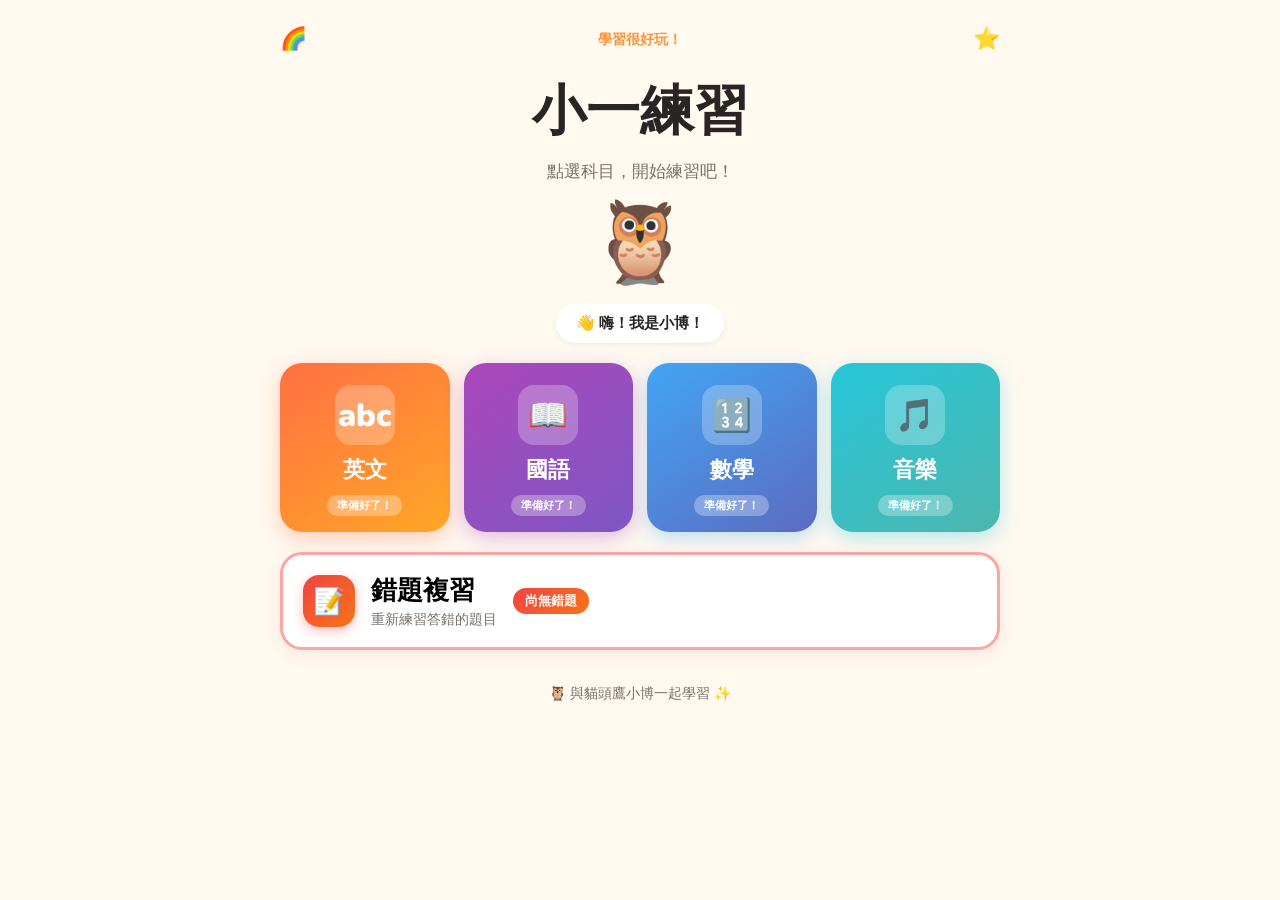
<file: index.html>
<!DOCTYPE html>
<html lang="zh-Hant">
<head>
  <meta charset="UTF-8" />
  <meta name="viewport" content="width=device-width, initial-scale=1.0, maximum-scale=1.0, user-scalable=no" />
  <title>小一練習</title>
  <link rel="preconnect" href="https://fonts.googleapis.com" />
  <link rel="preconnect" href="https://fonts.gstatic.com" crossorigin />
  <link href="https://fonts.googleapis.com/css2?family=Andika:wght@400;700&family=Nunito:wght@600;700;800;900&display=swap" rel="stylesheet" />
  <link rel="stylesheet" href="css/style.css" />
</head>
<body>
  <div id="app">

    <section class="screen" id="screen-home">
      <div class="home-topbar">
        <span>🌈</span>
        <span class="home-tag">學習很好玩！</span>
        <span>⭐</span>
      </div>
      <h1 class="app-title">小一練習</h1>
      <p class="app-subtitle">點選科目，開始練習吧！</p>
      <div class="mascot">🦉</div>
      <div class="speech-bubble">👋 嗨！我是小博！</div>

      <div class="subject-grid">
        <button class="subject-card cat-english" id="home-english">
          <span class="subject-icon">abc</span>
          <span class="subject-title">英文</span>
          <span class="subject-badge">準備好了！</span>
        </button>
        <button class="subject-card cat-chinese" id="home-chinese">
          <span class="subject-icon">📖</span>
          <span class="subject-title">國語</span>
          <span class="subject-badge">準備好了！</span>
        </button>
        <button class="subject-card cat-math" id="home-math">
          <span class="subject-icon">🔢</span>
          <span class="subject-title">數學</span>
          <span class="subject-badge">準備好了！</span>
        </button>
        <a class="subject-card cat-music" href="music.html">
          <span class="subject-icon">🎵</span>
          <span class="subject-title">音樂</span>
          <span class="subject-badge">準備好了！</span>
        </a>
      </div>

      <button class="mistake-review-card" id="home-mistake-review">
        <span class="mistake-review-icon">📝</span>
        <span class="row-text">
          <span class="row-title">錯題複習</span>
          <span class="row-subtitle">重新練習答錯的題目</span>
        </span>
        <span class="mistake-review-badge" id="mistake-review-badge">尚無錯題</span>
      </button>

      <p class="home-footer">🦉 與貓頭鷹小博一起學習 ✨</p>
    </section>

    <section class="screen" id="screen-english-menu" hidden>
      <button class="back-pill" data-target="screen-home">◀ 返回首頁</button>
      <div class="menu-header">
        <span class="subject-icon">abc</span>
        <div>
          <h2>英文練習</h2>
          <p class="app-subtitle">選擇你想練習的方式</p>
        </div>
      </div>

      <div class="info-banner">
        <span class="info-emoji">🧐</span>
        <span>加油！你選哪一種？一起練習英文！💪</span>
      </div>

      <div class="menu-list">
        <button class="menu-row accent-quiz" id="menu-quiz">
          <span class="row-icon">❓</span>
          <span class="row-text">
            <span class="row-title">選擇題</span>
            <span class="row-subtitle">看圖片，選出正確的英文單字</span>
          </span>
          <span class="row-arrow">▶</span>
        </button>
        <button class="menu-row accent-handwriting" id="menu-handwriting">
          <span class="row-icon">✏️</span>
          <span class="row-text">
            <span class="row-title">手寫練習</span>
            <span class="row-subtitle">跟著範例，練習書寫英文字母</span>
          </span>
          <span class="row-arrow">▶</span>
        </button>
        <button class="menu-row accent-memory" id="menu-memory">
          <span class="row-icon">🃏</span>
          <span class="row-text">
            <span class="row-title">翻牌記憶卡</span>
            <span class="row-subtitle">翻牌找配對，訓練記憶力</span>
          </span>
          <span class="row-arrow">▶</span>
        </button>
      </div>
    </section>

    <section class="screen" id="screen-quiz" hidden>
      <div id="quiz-setup">
        <button class="back-pill" data-target="screen-english-menu">◀ 返回</button>
        <h2 class="section-heading">選擇類別</h2>
        <p class="section-subtitle">選一個你想練習的類別！</p>
        <div class="category-list">
          <button class="category-button cat-fruits" data-category="fruits">
            <span class="row-icon">🍎</span>
            <span class="row-text">
              <span class="row-title">水果</span>
              <span class="row-subtitle">Fruits — 蘋果、香蕉、橙子...</span>
            </span>
          </button>
          <button class="category-button cat-animals" data-category="animals">
            <span class="row-icon">🐶</span>
            <span class="row-text">
              <span class="row-title">動物</span>
              <span class="row-subtitle">Animals — 貓、狗、小鳥...</span>
            </span>
          </button>
          <button class="category-button cat-objects" data-category="objects">
            <span class="row-icon">🧸</span>
            <span class="row-text">
              <span class="row-title">其它</span>
              <span class="row-subtitle">Others — 書、球、汽車...</span>
            </span>
          </button>
          <button class="category-button cat-school" data-category="school">
            <span class="row-icon">🎒</span>
            <span class="row-text">
              <span class="row-title">文具</span>
              <span class="row-subtitle">School — 書、筆、書包...</span>
            </span>
          </button>
          <button class="category-button cat-nature" data-category="nature">
            <span class="row-icon">🌳</span>
            <span class="row-text">
              <span class="row-title">大自然</span>
              <span class="row-subtitle">Nature — 太陽、月亮、樹...</span>
            </span>
          </button>
          <button class="category-button cat-bodyparts" data-category="bodyparts">
            <span class="row-icon">✋</span>
            <span class="row-text">
              <span class="row-title">身體</span>
              <span class="row-subtitle">Body — 眼睛、耳朵、手...</span>
            </span>
          </button>
          <button class="category-button cat-all" data-category="all">
            <span class="row-icon">🌈</span>
            <span class="row-text">
              <span class="row-title">全部</span>
              <span class="row-subtitle">All — A 到 Z 綜合練習</span>
            </span>
          </button>
        </div>
      </div>

      <div id="quiz-root" hidden></div>
    </section>

    <section class="screen" id="screen-handwriting" hidden>
      <div id="handwriting-root"></div>
    </section>

    <section class="screen" id="screen-chinese-menu" hidden>
      <button class="back-pill" data-target="screen-home">◀ 返回首頁</button>
      <div class="menu-header">
        <span class="subject-icon">📖</span>
        <div>
          <h2>國語練習</h2>
          <p class="app-subtitle">選擇你想練習的方式</p>
        </div>
      </div>

      <div class="info-banner">
        <span class="info-emoji">🧐</span>
        <span>加油！你選哪一種？一起練習注音！💪</span>
      </div>

      <div class="menu-list">
        <button class="menu-row accent-handwriting" id="menu-chinese-handwriting">
          <span class="row-icon">✏️</span>
          <span class="row-text">
            <span class="row-title">注音手寫練習</span>
            <span class="row-subtitle">跟著範例，練習書寫注音符號</span>
          </span>
          <span class="row-arrow">▶</span>
        </button>
        <button class="menu-row accent-quiz" id="menu-zhuyin-builder">
          <span class="row-icon">🧩</span>
          <span class="row-text">
            <span class="row-title">注音拼音積木</span>
            <span class="row-subtitle">點選聲母、韻母、聲調，拼出正確注音</span>
          </span>
          <span class="row-arrow">▶</span>
        </button>
        <button class="menu-row accent-listen" id="menu-zhuyin-listen">
          <span class="row-icon">👂</span>
          <span class="row-text">
            <span class="row-title">注音聽聽看</span>
            <span class="row-subtitle">聽聲音，分辨容易搞混的注音（ㄢㄤ、ㄣㄥ、ㄏㄈ、捲舌）</span>
          </span>
          <span class="row-arrow">▶</span>
        </button>
      </div>
    </section>

    <section class="screen" id="screen-zhuyin-listen" hidden>
      <div id="zhuyin-listen-root"></div>
    </section>

    <section class="screen" id="screen-chinese-handwriting" hidden>
      <div id="chinese-handwriting-root"></div>
    </section>

    <section class="screen" id="screen-zhuyin-builder" hidden>
      <div id="zhuyin-builder-root"></div>
    </section>

    <section class="screen" id="screen-math-menu" hidden>
      <button class="back-pill" data-target="screen-home">◀ 返回首頁</button>
      <div class="menu-header">
        <span class="subject-icon">🔢</span>
        <div>
          <h2>數學練習</h2>
          <p class="app-subtitle">選擇你想練習的方式</p>
        </div>
      </div>

      <div class="info-banner">
        <span class="info-emoji">🧐</span>
        <span>加油！我們一起來學數學！💪</span>
      </div>

      <div class="menu-list">
        <button class="menu-row accent-bond" id="menu-number-bond">
          <span class="row-icon">🏠</span>
          <span class="row-text">
            <span class="row-title">分與合</span>
            <span class="row-subtitle">把 10 以內的數字分成兩組，再合起來</span>
          </span>
          <span class="row-arrow">▶</span>
        </button>
        <button class="menu-row accent-quiz" id="menu-addition-quiz">
          <span class="row-icon">➕</span>
          <span class="row-text">
            <span class="row-title">加法測驗</span>
            <span class="row-subtitle">選難度，挑戰不進位的加法計算題（100 以內）</span>
          </span>
          <span class="row-arrow">▶</span>
        </button>
        <button class="menu-row accent-quiz" id="menu-subtraction-quiz">
          <span class="row-icon">➖</span>
          <span class="row-text">
            <span class="row-title">減法測驗</span>
            <span class="row-subtitle">選難度，挑戰不退位的減法計算題（100 以內）</span>
          </span>
          <span class="row-arrow">▶</span>
        </button>
        <button class="menu-row accent-carry" id="menu-carry-teach">
          <span class="row-icon">🧱</span>
          <span class="row-text">
            <span class="row-title">進位教學</span>
            <span class="row-subtitle">用積木學「個位湊10進位到十位」</span>
          </span>
          <span class="row-arrow">▶</span>
        </button>
      </div>
    </section>

    <section class="screen" id="screen-number-bond" hidden>
      <div id="number-bond-root"></div>
    </section>

    <section class="screen" id="screen-number-bond-quiz" hidden>
      <div id="number-bond-quiz-root"></div>
    </section>

    <section class="screen" id="screen-addition-quiz" hidden>
      <div id="addition-quiz-root"></div>
    </section>

    <section class="screen" id="screen-subtraction-quiz" hidden>
      <div id="subtraction-quiz-root"></div>
    </section>

    <section class="screen" id="screen-carry-teach" hidden>
      <div id="carry-teach-root"></div>
    </section>

    <section class="screen" id="screen-mistake-review" hidden>
      <button class="back-pill" data-target="screen-home">◀ 返回首頁</button>
      <div class="menu-header">
        <span class="subject-icon icon-mistake">📝</span>
        <div>
          <h2>錯題複習</h2>
          <p class="app-subtitle">點一題回去再練習一次</p>
        </div>
      </div>
      <div id="mistake-review-root"></div>
    </section>

    <section class="screen" id="screen-memory" hidden>
      <div id="memory-setup">
        <button class="back-pill" data-target="screen-english-menu">◀ 返回</button>
        <h2 class="section-heading">選擇類別</h2>
        <p class="section-subtitle">選一個類別來玩翻牌記憶卡！</p>
        <div class="category-list">
          <button class="category-button cat-fruits" data-category="fruits">
            <span class="row-icon">🍎</span>
            <span class="row-text">
              <span class="row-title">水果</span>
              <span class="row-subtitle">Fruits — 蘋果、香蕉、橙子...</span>
            </span>
          </button>
          <button class="category-button cat-animals" data-category="animals">
            <span class="row-icon">🐶</span>
            <span class="row-text">
              <span class="row-title">動物</span>
              <span class="row-subtitle">Animals — 貓、狗、小鳥...</span>
            </span>
          </button>
          <button class="category-button cat-objects" data-category="objects">
            <span class="row-icon">🧸</span>
            <span class="row-text">
              <span class="row-title">其它</span>
              <span class="row-subtitle">Others — 書、球、汽車...</span>
            </span>
          </button>
          <button class="category-button cat-school" data-category="school">
            <span class="row-icon">🎒</span>
            <span class="row-text">
              <span class="row-title">文具</span>
              <span class="row-subtitle">School — 書、筆、書包...</span>
            </span>
          </button>
          <button class="category-button cat-nature" data-category="nature">
            <span class="row-icon">🌳</span>
            <span class="row-text">
              <span class="row-title">大自然</span>
              <span class="row-subtitle">Nature — 太陽、月亮、樹...</span>
            </span>
          </button>
          <button class="category-button cat-bodyparts" data-category="bodyparts">
            <span class="row-icon">✋</span>
            <span class="row-text">
              <span class="row-title">身體</span>
              <span class="row-subtitle">Body — 眼睛、耳朵、手...</span>
            </span>
          </button>
          <button class="category-button cat-all" data-category="all">
            <span class="row-icon">🌈</span>
            <span class="row-text">
              <span class="row-title">全部</span>
              <span class="row-subtitle">All — 綜合練習</span>
            </span>
          </button>
        </div>
      </div>

      <div id="memory-root" hidden></div>
    </section>

  </div>

  <script src="data/english-mc.js"></script>
  <script src="data/english-letters.js"></script>
  <script src="data/chinese-zhuyin.js"></script>
  <script src="data/zhuyin-syllables.js"></script>
  <script src="data/zhuyin-confusables.js"></script>
  <script src="data/zhuyin-audio.js"></script>
  <script src="data/carry-addition.js"></script>
  <script src="data/addition-quiz.js"></script>
  <script src="data/subtraction-quiz.js"></script>
  <script src="data/number-bond-quiz.js"></script>
  <script src="js/quiz.js"></script>
  <script src="js/handwriting.js"></script>
  <script src="js/memory.js"></script>
  <script src="js/zhuyin-builder.js"></script>
  <script src="js/zhuyin-listen.js"></script>
  <script src="js/carry-addition-teach.js"></script>
  <script src="js/math-quiz.js"></script>
  <script src="js/number-bond.js"></script>
  <script src="js/mistake-review.js"></script>
  <script src="js/app.js"></script>
</body>
</html>
</file>
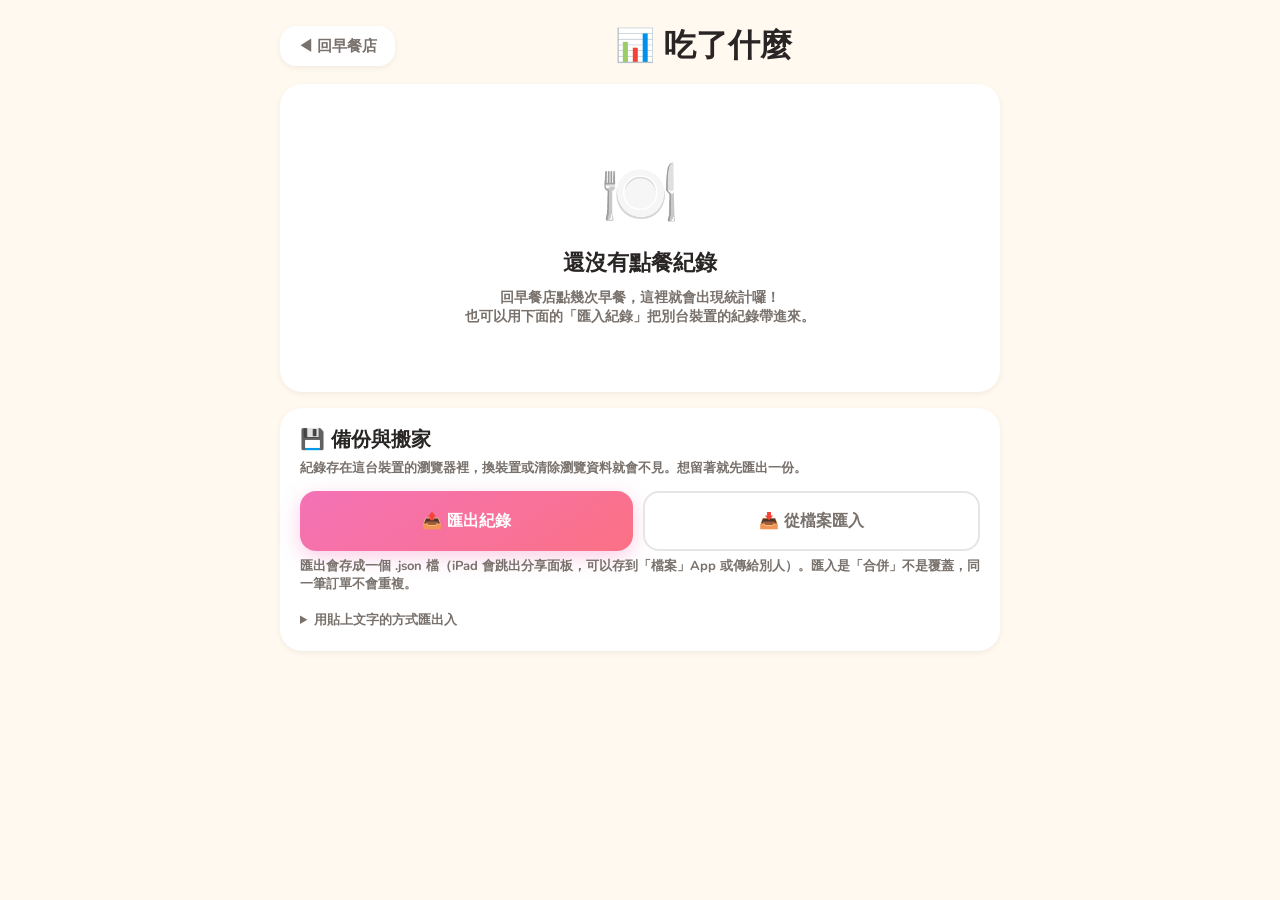
<file: breakfast-stats.html>
<!DOCTYPE html>
<html lang="zh-Hant">
<head>
  <meta charset="UTF-8" />
  <meta name="viewport" content="width=device-width, initial-scale=1.0, maximum-scale=1.0, user-scalable=no" />
  <title>女兒早餐店 — 統計</title>
  <link rel="preconnect" href="https://fonts.googleapis.com" />
  <link rel="preconnect" href="https://fonts.gstatic.com" crossorigin />
  <link href="https://fonts.googleapis.com/css2?family=Nunito:wght@600;700;800;900&display=swap" rel="stylesheet" />
  <style>
    /* 跟 breakfast.html 一樣是自足的單檔頁面，共用同一套設計語彙。
       兩支檔案放在同一個網域下，所以讀得到同一份 localStorage（breakfast:orders）。 */
    :root {
      --bg: #fff9f0;
      --ink: #292524;
      --ink-soft: #78716c;
      --ink-faint: #a8a29e;
      --white: #ffffff;
      --radius-lg: 28px;
      --radius-md: 22px;
      --radius-sm: 16px;
      --shadow-sm: 0 2px 6px rgba(0, 0, 0, 0.06);
      --breakfast-grad: linear-gradient(145deg, #f472b6, #fb7185);
      --breakfast-shadow: rgba(244, 114, 182, 0.35);
      --cat-main: #fbbf24;
      --cat-protein: #fb7185;
      --cat-veggie: #22c55e;
      --cat-fruit: #a3e635;
      --cat-drink: #4dd0e1;
    }

    * { box-sizing: border-box; }

    html, body {
      margin: 0;
      min-height: 100%;
      background: var(--bg);
      color: var(--ink);
      font-family: "Nunito", "Arial Rounded MT Bold", Arial, sans-serif;
      -webkit-tap-highlight-color: transparent;
    }

    button { font-family: inherit; }

    #app {
      min-height: 100vh;
      display: flex;
      flex-direction: column;
      align-items: center;
      padding: 24px 16px 48px;
    }

    #stats-root {
      width: 100%;
      max-width: 720px;
      display: flex;
      flex-direction: column;
      gap: 16px;
    }

    .stats-head {
      display: flex;
      align-items: center;
      gap: 12px;
    }

    .back-link {
      background: var(--white);
      border: none;
      border-radius: var(--radius-sm);
      padding: 10px 18px;
      font-size: 15px;
      font-weight: 800;
      color: var(--ink-soft);
      text-decoration: none;
      box-shadow: var(--shadow-sm);
      white-space: nowrap;
    }

    .stats-title {
      flex: 1;
      font-size: clamp(24px, 5vw, 32px);
      font-weight: 900;
      margin: 0;
      text-align: center;
    }

    .kpi-row {
      display: grid;
      grid-template-columns: repeat(auto-fit, minmax(140px, 1fr));
      gap: 12px;
    }

    .kpi {
      background: var(--white);
      border-radius: var(--radius-md);
      padding: 16px 18px;
      box-shadow: var(--shadow-sm);
      display: flex;
      flex-direction: column;
      gap: 4px;
    }

    .kpi-label {
      font-size: 13px;
      font-weight: 800;
      color: var(--ink-soft);
    }

    .kpi-value {
      font-size: 30px;
      font-weight: 900;
      color: #c2410c;
    }

    .kpi-value small {
      font-size: 15px;
      font-weight: 800;
      color: var(--ink-soft);
      margin-left: 3px;
    }

    .card {
      background: var(--white);
      border-radius: var(--radius-md);
      padding: 18px 20px;
      box-shadow: var(--shadow-sm);
      display: flex;
      flex-direction: column;
      gap: 14px;
    }

    .card-title {
      font-size: 20px;
      font-weight: 900;
    }

    .card-note {
      font-size: 13px;
      font-weight: 700;
      color: var(--ink-soft);
      margin: -8px 0 0;
    }

    /* ---------- 圓餅圖（餐點五大類，塊數少，圓餅看得清楚） ---------- */
    .pie-row {
      display: flex;
      align-items: center;
      gap: 20px;
      flex-wrap: wrap;
      justify-content: center;
    }

    .pie {
      width: 190px;
      height: 190px;
      flex: 0 0 190px;
      transform: rotate(-90deg);
    }

    .pie circle {
      fill: none;
      stroke-width: 26;
    }

    .pie-center {
      font-size: 13px;
      font-weight: 900;
    }

    .legend {
      flex: 1;
      min-width: 190px;
      display: flex;
      flex-direction: column;
      gap: 8px;
    }

    .legend-row {
      display: flex;
      align-items: center;
      gap: 10px;
      font-size: 15px;
      font-weight: 800;
    }

    .legend-dot {
      width: 16px;
      height: 16px;
      flex: 0 0 16px;
      border-radius: 5px;
    }

    .legend-name { flex: 1; }

    .legend-value {
      color: var(--ink-soft);
      font-size: 14px;
    }

    /* ---------- 橫條排行榜（品項多，用長條才讀得出來） ---------- */
    .bars {
      display: flex;
      flex-direction: column;
      gap: 10px;
    }

    .bar-row {
      display: flex;
      align-items: center;
      gap: 10px;
    }

    .bar-emoji {
      width: 26px;
      height: 26px;
      flex: 0 0 26px;
      object-fit: contain;
    }

    .bar-emoji.is-fallback {
      font-size: 22px;
      line-height: 26px;
    }

    .bar-name {
      flex: 0 0 84px;
      font-size: 15px;
      font-weight: 800;
      white-space: nowrap;
      overflow: hidden;
      text-overflow: ellipsis;
    }

    .bar-track {
      flex: 1;
      height: 26px;
      background: #f5f5f4;
      border-radius: 999px;
      overflow: hidden;
    }

    .bar-fill {
      height: 100%;
      border-radius: 999px;
      min-width: 4px;
      transition: width 0.4s ease;
    }

    .bar-fill.cat-main { background: linear-gradient(90deg, #f59e0b, #fbbf24); }
    .bar-fill.cat-protein { background: linear-gradient(90deg, #f43f5e, #fb7185); }
    .bar-fill.cat-veggie { background: linear-gradient(90deg, #15803d, #4ade80); }
    .bar-fill.cat-fruit { background: linear-gradient(90deg, #65a30d, #a3e635); }
    .bar-fill.cat-drink { background: linear-gradient(90deg, #26c6da, #4dd0e1); }

    .bar-count {
      flex: 0 0 56px;
      text-align: right;
      font-size: 15px;
      font-weight: 900;
      color: #c2410c;
    }

    /* ---------- 匯出／匯入 ---------- */
    .io-buttons {
      display: flex;
      gap: 10px;
      flex-wrap: wrap;
    }

    .io-button {
      flex: 1;
      min-width: 150px;
      border: none;
      border-radius: 16px;
      padding: 16px;
      font-size: 16px;
      font-weight: 900;
      color: var(--white);
      background: var(--breakfast-grad);
      box-shadow: 0 6px 20px var(--breakfast-shadow);
      cursor: pointer;
      min-height: 60px;
    }

    .io-button.secondary {
      background: var(--white);
      color: var(--ink-soft);
      border: 2px solid #e7e5e4;
      box-shadow: none;
    }

    .io-textarea {
      width: 100%;
      min-height: 120px;
      border: 2px solid #e7e5e4;
      border-radius: 14px;
      padding: 12px 14px;
      font-family: ui-monospace, "SFMono-Regular", Menlo, Consolas, monospace;
      font-size: 12px;
      line-height: 1.5;
      color: var(--ink);
      background: #fafaf9;
      resize: vertical;
    }

    .io-textarea:focus {
      outline: none;
      border-color: #fb7185;
    }

    .io-status {
      font-size: 14px;
      font-weight: 800;
      padding: 12px 14px;
      border-radius: 14px;
    }

    .io-status.ok { background: #dcfce7; color: #166534; }
    .io-status.warn { background: #fef9c3; color: #854d0e; }
    .io-status.err { background: #fee2e2; color: #991b1b; }

    .empty-state {
      display: flex;
      flex-direction: column;
      align-items: center;
      gap: 10px;
      padding: 48px 24px;
      text-align: center;
    }

    .empty-emoji { font-size: 64px; }

    .empty-title {
      font-size: 22px;
      font-weight: 900;
      margin: 0;
    }

    .empty-subtitle {
      font-size: 14px;
      font-weight: 700;
      color: var(--ink-soft);
      margin: 0;
    }
  </style>
</head>
<body>
  <div id="app">
    <div id="stats-root"></div>
  </div>

  <script>
    // 跟 breakfast.html 共用同一個 localStorage key，所以這一頁不用自己記任何東西。
    const ORDERS_KEY = "breakfast:orders";

    // 類別的顯示順序與配色，跟點餐頁一致。
    const CATEGORIES = [
      { id: "main", label: "主食", color: "#fbbf24", cls: "cat-main" },
      { id: "protein", label: "蛋白質", color: "#fb7185", cls: "cat-protein" },
      { id: "veggie", label: "蔬菜", color: "#22c55e", cls: "cat-veggie" },
      { id: "fruit", label: "水果", color: "#a3e635", cls: "cat-fruit" },
      { id: "drink", label: "飲料", color: "#4dd0e1", cls: "cat-drink" }
    ];

    const root = document.querySelector("#stats-root");
    const state = { orders: loadOrders(), status: null };

    render();

    function render() {
      const orders = state.orders;
      root.innerHTML = `
        <div class="stats-head">
          <a class="back-link" href="breakfast.html">◀ 回早餐店</a>
          <h1 class="stats-title">📊 吃了什麼</h1>
        </div>
        ${state.status ? `<div class="io-status ${state.status.kind}">${escapeHtml(state.status.text)}</div>` : ""}
        ${orders.length === 0 ? renderEmpty() : renderStats(orders)}
        ${renderIO()}
      `;
      bindIO();
    }

    function renderEmpty() {
      return `
        <div class="card">
          <div class="empty-state">
            <div class="empty-emoji">🍽️</div>
            <p class="empty-title">還沒有點餐紀錄</p>
            <p class="empty-subtitle">回早餐店點幾次早餐，這裡就會出現統計囉！<br>也可以用下面的「匯入紀錄」把別台裝置的紀錄帶進來。</p>
          </div>
        </div>
      `;
    }

    function renderStats(orders) {
      const items = orders.flatMap((o) => o.items || []);
      const totalMoney = items.reduce((sum, i) => sum + (typeof i.price === "number" ? i.price : 0), 0);
      const days = new Set(orders.map((o) => (o.timestamp || "").slice(0, 10)).filter(Boolean)).size;

      // 依類別加總（統計的是「點過幾次」，不是幾種）
      const byCategory = CATEGORIES.map((cat) => ({
        ...cat,
        count: items.filter((i) => (i.categoryId || "") === cat.id || i.category === cat.label).length
      }));
      const categoryTotal = byCategory.reduce((sum, c) => sum + c.count, 0);

      // 依品項加總，次數多的排前面
      const byItem = {};
      items.forEach((i) => {
        const key = i.name;
        if (!byItem[key]) byItem[key] = { name: i.name, emoji: i.emoji, icon: i.icon, count: 0, money: 0, category: i.categoryId || categoryIdOf(i.category) };
        byItem[key].count += 1;
        byItem[key].money += typeof i.price === "number" ? i.price : 0;
      });
      const ranked = Object.values(byItem).sort((a, b) => b.count - a.count || a.name.localeCompare(b.name));
      const maxCount = ranked.length ? ranked[0].count : 1;

      return `
        <div class="kpi-row">
          <div class="kpi"><span class="kpi-label">總共點餐</span><span class="kpi-value">${orders.length}<small>次</small></span></div>
          <div class="kpi"><span class="kpi-label">吃掉的餐點</span><span class="kpi-value">${items.length}<small>樣</small></span></div>
          <div class="kpi"><span class="kpi-label">吃了幾天</span><span class="kpi-value">${days}<small>天</small></span></div>
          <div class="kpi"><span class="kpi-label">總金額</span><span class="kpi-value">${totalMoney}<small>元</small></span></div>
        </div>

        <div class="card">
          <span class="card-title">🥗 五大類吃得均衡嗎？</span>
          <p class="card-note">每一類各佔全部餐點的比例</p>
          <div class="pie-row">
            ${renderPie(byCategory, categoryTotal)}
            <div class="legend">
              ${byCategory.map((c) => `
                <div class="legend-row">
                  <span class="legend-dot" style="background:${c.color}"></span>
                  <span class="legend-name">${escapeHtml(c.label)}</span>
                  <span class="legend-value">${c.count} 樣 · ${categoryTotal ? Math.round((c.count / categoryTotal) * 100) : 0}%</span>
                </div>`).join("")}
            </div>
          </div>
        </div>

        <div class="card">
          <span class="card-title">🏆 最常點的餐點</span>
          <p class="card-note">共 ${ranked.length} 種餐點，由多到少排列</p>
          <div class="bars">
            ${ranked.map((item) => `
              <div class="bar-row">
                ${renderEmoji(item.emoji, "bar-emoji")}
                <span class="bar-name">${escapeHtml(item.name)}</span>
                <div class="bar-track"><div class="bar-fill ${categoryClass(item.category)}" style="width:${Math.round((item.count / maxCount) * 100)}%"></div></div>
                <span class="bar-count">${item.count} 次</span>
              </div>`).join("")}
          </div>
        </div>
      `;
    }

    // 圓餅圖用 SVG 的 stroke-dasharray 畫：每一段的長度 = 佔比 × 圓周，
    // 再用 stroke-dashoffset 把它推到正確的起點。不需要任何圖表函式庫。
    function renderPie(byCategory, total) {
      const radius = 62;
      const circumference = 2 * Math.PI * radius;
      let offset = 0;
      const segments = byCategory.filter((c) => c.count > 0).map((c) => {
        const portion = total ? c.count / total : 0;
        const seg = `<circle cx="95" cy="95" r="${radius}" stroke="${c.color}"
          stroke-dasharray="${(portion * circumference).toFixed(2)} ${circumference.toFixed(2)}"
          stroke-dashoffset="${(-offset * circumference).toFixed(2)}"></circle>`;
        offset += portion;
        return seg;
      }).join("");

      return `
        <svg class="pie" viewBox="0 0 190 190" role="img" aria-label="五大類比例圓餅圖">
          <circle cx="95" cy="95" r="${radius}" stroke="#f5f5f4"></circle>
          ${segments}
        </svg>
      `;
    }

    function categoryIdOf(label) {
      const found = CATEGORIES.find((c) => c.label === label);
      return found ? found.id : "";
    }

    function categoryClass(categoryId) {
      const found = CATEGORIES.find((c) => c.id === categoryId);
      return found ? found.cls : "cat-main";
    }

    // ---------- 匯出／匯入 ----------

    function renderIO() {
      return `
        <div class="card">
          <span class="card-title">💾 備份與搬家</span>
          <p class="card-note">紀錄存在這台裝置的瀏覽器裡，換裝置或清除瀏覽資料就會不見。想留著就先匯出一份。</p>
          <div class="io-buttons">
            <button class="io-button" id="io-export">📤 匯出紀錄</button>
            <button class="io-button secondary" id="io-import-file">📥 從檔案匯入</button>
          </div>
          <input type="file" id="io-file" accept="application/json,.json" hidden />
          <p class="card-note">匯出會存成一個 .json 檔（iPad 會跳出分享面板，可以存到「檔案」App 或傳給別人）。匯入是「合併」不是覆蓋，同一筆訂單不會重複。</p>
          <details>
            <summary style="font-size:13px;font-weight:800;color:var(--ink-soft);cursor:pointer;padding:4px 0;">用貼上文字的方式匯出入</summary>
            <textarea class="io-textarea" id="io-text" placeholder="按「複製到這裡」會把紀錄倒出來；也可以把別台裝置的內容貼進來再按「貼上匯入」。" style="margin-top:10px;"></textarea>
            <div class="io-buttons" style="margin-top:10px;">
              <button class="io-button secondary" id="io-dump">📋 複製到這裡</button>
              <button class="io-button secondary" id="io-paste">📥 貼上匯入</button>
            </div>
          </details>
        </div>
      `;
    }

    function bindIO() {
      const exportBtn = root.querySelector("#io-export");
      if (!exportBtn) return;

      exportBtn.addEventListener("click", exportOrders);

      const fileInput = root.querySelector("#io-file");
      root.querySelector("#io-import-file").addEventListener("click", () => fileInput.click());
      fileInput.addEventListener("change", () => {
        const file = fileInput.files && fileInput.files[0];
        if (!file) return;
        const reader = new FileReader();
        reader.onload = () => importOrders(String(reader.result));
        reader.onerror = () => setStatus("err", "讀不到這個檔案，換一個試試看。");
        reader.readAsText(file);
      });

      root.querySelector("#io-dump").addEventListener("click", () => {
        const box = root.querySelector("#io-text");
        box.value = JSON.stringify(exportPayload(), null, 2);
        box.focus();
        box.select();
      });

      root.querySelector("#io-paste").addEventListener("click", () => {
        importOrders(root.querySelector("#io-text").value);
      });
    }

    function exportPayload() {
      return { app: "breakfast-shop", version: 1, exportedAt: new Date().toISOString(), orders: state.orders };
    }

    // iPad 上最好用的是分享面板（可存到「檔案」App、AirDrop、傳訊息），
    // 所以先試 navigator.share；不支援才退回 <a download>，兩個都不行還有貼上文字框可以用。
    async function exportOrders() {
      const text = JSON.stringify(exportPayload(), null, 2);
      const filename = `早餐店紀錄-${new Date().toISOString().slice(0, 10)}.json`;

      try {
        const file = new File([text], filename, { type: "application/json" });
        if (navigator.canShare && navigator.canShare({ files: [file] })) {
          await navigator.share({ files: [file], title: "女兒早餐店紀錄" });
          setStatus("ok", `已經匯出 ${state.orders.length} 筆紀錄。`);
          return;
        }
      } catch (e) {
        // 使用者按取消也會走到這裡，不用當成錯誤，直接往下退回下載。
        if (e && e.name === "AbortError") return;
      }

      try {
        const url = URL.createObjectURL(new Blob([text], { type: "application/json" }));
        const a = document.createElement("a");
        a.href = url;
        a.download = filename;
        document.body.appendChild(a);
        a.click();
        a.remove();
        setTimeout(() => URL.revokeObjectURL(url), 1000);
        setStatus("ok", `已經匯出 ${state.orders.length} 筆紀錄到下載資料夾。`);
      } catch (e) {
        setStatus("warn", "這個瀏覽器不給直接下載，請展開下面的「用貼上文字的方式匯出入」複製內容。");
      }
    }

    // 匯入採合併：用訂單 id 去重，已經有的不會變成兩筆，時間新的排前面。
    function importOrders(text) {
      let incoming;
      try {
        const parsed = JSON.parse(text);
        incoming = Array.isArray(parsed) ? parsed : parsed && parsed.orders;
      } catch (e) {
        setStatus("err", "看不懂這個內容，請確認是從這個頁面匯出的 .json。");
        return;
      }
      if (!Array.isArray(incoming)) {
        setStatus("err", "這個檔案裡沒有點餐紀錄。");
        return;
      }

      const valid = incoming.filter((o) => o && o.id && Array.isArray(o.items));
      if (valid.length === 0) {
        setStatus("err", "這個檔案裡沒有可以匯入的紀錄。");
        return;
      }

      const seen = new Set(state.orders.map((o) => o.id));
      const added = valid.filter((o) => !seen.has(o.id));
      state.orders = state.orders.concat(added).sort((a, b) => String(b.timestamp).localeCompare(String(a.timestamp)));
      saveOrders(state.orders);

      const skipped = valid.length - added.length;
      setStatus(added.length ? "ok" : "warn",
        added.length
          ? `匯入了 ${added.length} 筆紀錄${skipped ? `（有 ${skipped} 筆本來就有，跳過了）` : ""}。`
          : `這 ${valid.length} 筆紀錄本來就都有了，沒有新增。`);
      render();
    }

    function setStatus(kind, text) {
      state.status = { kind, text };
      render();
    }

    // ---------- 小工具（跟 breakfast.html 同一套） ----------

    function loadOrders() {
      try {
        return JSON.parse(localStorage.getItem(ORDERS_KEY)) || [];
      } catch (e) {
        return [];
      }
    }

    function saveOrders(orders) {
      try {
        localStorage.setItem(ORDERS_KEY, JSON.stringify(orders));
      } catch (e) {
        setStatus("warn", "這個瀏覽器不讓網頁存資料，匯入的內容只在這一次有效。");
      }
    }

    function twemojiUrl(emoji) {
      const codepoints = Array.from(emoji)
        .map((c) => c.codePointAt(0))
        .filter((cp) => cp !== 0xfe0f)
        .map((cp) => cp.toString(16))
        .join("-");
      return `https://cdn.jsdelivr.net/gh/jdecked/twemoji@latest/assets/72x72/${codepoints}.png`;
    }

    function renderEmoji(emoji, cls) {
      if (!emoji) return `<span class="${cls}"></span>`;
      const url = twemojiUrl(emoji);
      return `<img class="${cls}" src="${url}" alt="" onerror="this.outerHTML='<span class=&quot;${cls} is-fallback&quot;>${emoji}</span>'">`;
    }

    function escapeHtml(str) {
      return String(str).replace(/[&<>"']/g, (c) => ({
        "&": "&amp;", "<": "&lt;", ">": "&gt;", '"': "&quot;", "'": "&#39;"
      }[c]));
    }
  </script>
</body>
</html>
</file>
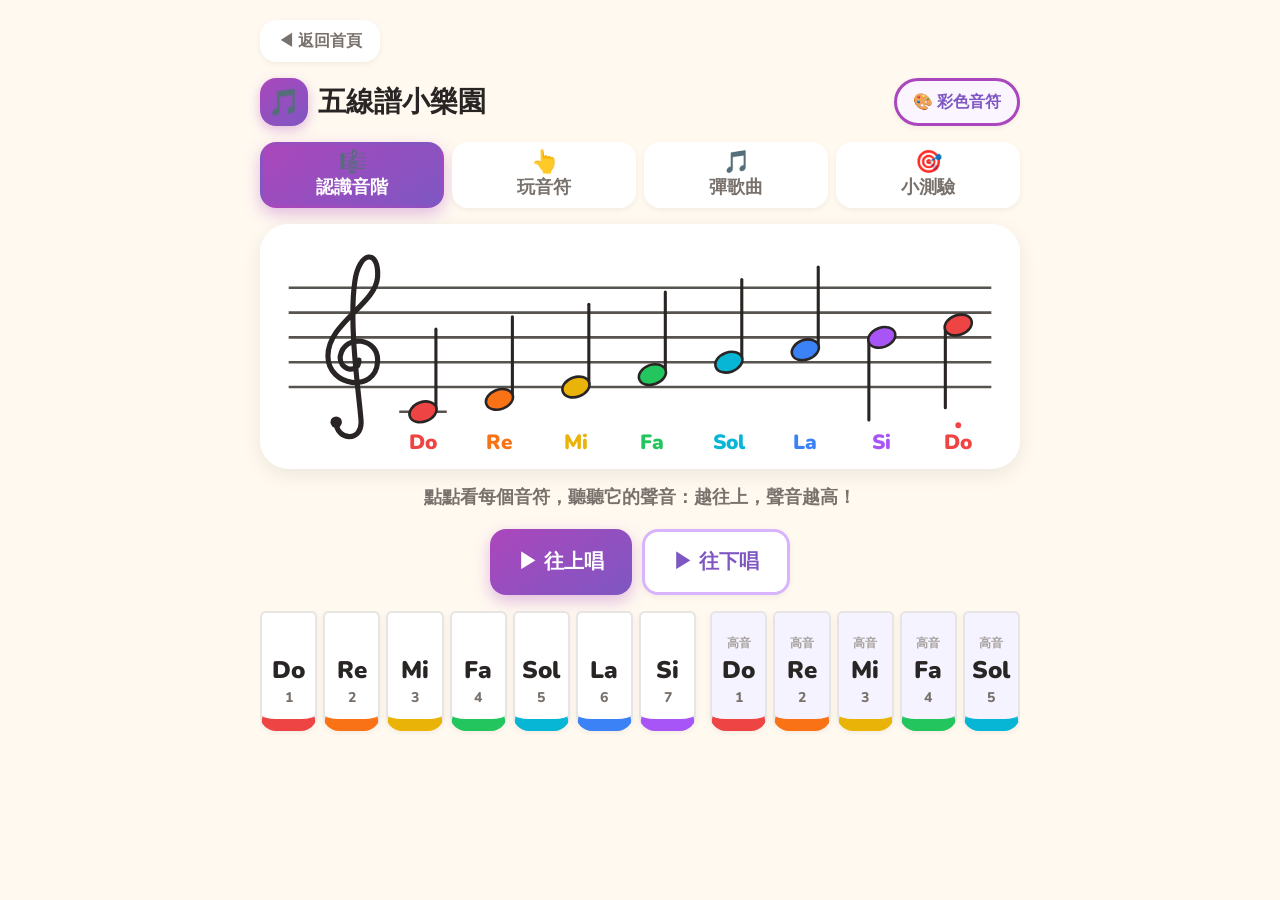
<file: music.html>
<!DOCTYPE html>
<html lang="zh-Hant">
<head>
  <meta charset="UTF-8" />
  <meta name="viewport" content="width=device-width, initial-scale=1.0, maximum-scale=1.0, user-scalable=no" />
  <title>五線譜小樂園</title>
  <link rel="preconnect" href="https://fonts.googleapis.com" />
  <link rel="preconnect" href="https://fonts.gstatic.com" crossorigin />
  <link href="https://fonts.googleapis.com/css2?family=Nunito:wght@600;700;800;900&display=swap" rel="stylesheet" />
  <style>
    /* 獨立頁面（跟 breakfast.html 一樣）：樣式跟腳本都內嵌，直接用瀏覽器打開就能跑。
       唯一的外部檔是歌單 data/music-songs.js（加歌只要改那個檔）。
       設計語彙（顏色/圓角/陰影/66px 觸控目標）沿用小一練習網的 design system，主題色用紫色漸層。 */
    :root {
      --bg: #fff9f0;
      --ink: #292524;
      --ink-soft: #78716c;
      --ink-faint: #a8a29e;
      --white: #ffffff;
      --radius-lg: 28px;
      --radius-md: 22px;
      --radius-sm: 16px;
      --shadow-sm: 0 2px 6px rgba(0, 0, 0, 0.06);
      --shadow-md: 0 6px 20px rgba(0, 0, 0, 0.08);
      --purple-grad: linear-gradient(145deg, #ab47bc, #7e57c2);
      --purple-shadow: rgba(171, 71, 188, 0.35);
      --orange-grad: linear-gradient(145deg, #ff7043, #ffa726);
      --orange-shadow: rgba(255, 112, 67, 0.35);
      --green-grad: linear-gradient(135deg, #22c55e, #4ade80);
      --green-shadow: rgba(34, 197, 94, 0.4);
      --progress-grad: linear-gradient(90deg, #ff7043, #fbbf24);
    }

    * { box-sizing: border-box; }

    html, body {
      margin: 0;
      min-height: 100%;
      background: var(--bg);
      color: var(--ink);
      font-family: "Nunito", "Arial Rounded MT Bold", Arial, sans-serif;
      -webkit-tap-highlight-color: transparent;
      user-select: none;
      -webkit-user-select: none;
    }

    button { font-family: inherit; }
    [hidden] { display: none !important; }

    /* iPad 觸控：防連點雙擊放大、長按圖片不跳選單、按鈕按下縮一下（同 css/style.css） */
    * { touch-action: manipulation; }
    html, body, img { -webkit-touch-callout: none; }
    img { -webkit-user-drag: none; }
    :where(button:not(:disabled), a) { transition: transform 0.1s ease; }
    :where(button:not(:disabled), a):active { transform: scale(0.96); }

    .back-pill {
      align-self: flex-start;
      display: inline-flex;
      align-items: center;
      min-height: 42px;
      background: var(--white);
      border-radius: 16px;
      padding: 10px 18px;
      font-size: 16px;
      font-weight: 800;
      color: var(--ink-soft);
      text-decoration: none;
      box-shadow: 0 2px 6px rgba(0, 0, 0, 0.06);
    }

    #app {
      min-height: 100vh;
      display: flex;
      flex-direction: column;
      align-items: center;
      padding: 20px 16px 48px;
    }

    /* 根容器統一 16px 間距 */
    #music-root {
      width: 100%;
      max-width: 760px;
      display: flex;
      flex-direction: column;
      gap: 16px;
    }

    /* ---------- 標題列 ---------- */
    .m-header {
      display: flex;
      align-items: center;
      justify-content: space-between;
      gap: 12px;
    }
    .m-title {
      display: flex;
      align-items: center;
      gap: 10px;
      font-size: 28px;
      font-weight: 900;
    }
    .m-title-icon {
      width: 48px;
      height: 48px;
      border-radius: 16px;
      background: var(--purple-grad);
      box-shadow: 0 4px 12px var(--purple-shadow);
      display: grid;
      place-items: center;
      font-size: 26px;
    }
    .chip-button {
      min-height: 48px;
      padding: 0 16px;
      border: 3px solid #e7e5e4;
      border-radius: 999px;
      background: var(--white);
      color: var(--ink-soft);
      font-size: 16px;
      font-weight: 800;
      cursor: pointer;
      box-shadow: var(--shadow-sm);
    }
    .chip-button.on { border-color: #ab47bc; color: #7e57c2; background: #faf5ff; }

    /* ---------- 分頁 ---------- */
    .m-tabs {
      display: grid;
      grid-template-columns: repeat(4, 1fr);
      gap: 8px;
    }
    .m-tab {
      min-height: 66px;
      border: 3px solid transparent;
      border-radius: var(--radius-sm);
      background: var(--white);
      box-shadow: var(--shadow-sm);
      color: var(--ink-soft);
      font-size: clamp(14px, 3.2vw, 18px);
      font-weight: 900;
      cursor: pointer;
      display: flex;
      flex-direction: column;
      align-items: center;
      justify-content: center;
      gap: 2px;
      padding: 6px 4px;
    }
    .m-tab .tab-emoji { font-size: 22px; line-height: 1; }
    .m-tab.active {
      background: var(--purple-grad);
      color: #fff;
      box-shadow: 0 6px 16px var(--purple-shadow);
    }

    /* ---------- 舞台（每個分頁的內容） ---------- */
    #stage {
      display: flex;
      flex-direction: column;
      gap: 16px;
    }
    .staff-card {
      background: var(--white);
      border-radius: var(--radius-lg);
      box-shadow: var(--shadow-md);
      padding: 8px 8px 4px;
    }
    .staff-card svg {
      display: block;
      width: 100%;
      height: auto;
      touch-action: none;
    }
    .hint {
      text-align: center;
      font-size: 18px;
      font-weight: 800;
      color: var(--ink-soft);
      min-height: 28px;
    }
    .hint.good { color: #166534; }
    .hint.bad { color: #991b1b; }

    .action-row {
      display: flex;
      flex-wrap: wrap;
      gap: 10px;
      justify-content: center;
    }
    .primary-button, .secondary-button {
      min-height: 66px;
      padding: 0 28px;
      border: none;
      border-radius: var(--radius-sm);
      font-size: 20px;
      font-weight: 900;
      cursor: pointer;
    }
    .primary-button {
      background: var(--purple-grad);
      color: #fff;
      box-shadow: 0 6px 16px var(--purple-shadow);
    }
    .secondary-button {
      background: var(--white);
      color: #7e57c2;
      border: 3px solid #d8b4fe;
      box-shadow: var(--shadow-sm);
    }
    .primary-button:active, .secondary-button:active { transform: scale(0.97); }

    /* ---------- 五線譜 SVG ---------- */
    .staff-line { stroke: #57534e; stroke-width: 2.5; }
    .bar-line { stroke: #57534e; stroke-width: 2.5; }
    .bar-line.thick { stroke-width: 7; }
    .clef { fill: none; stroke: #292524; stroke-width: 5; stroke-linecap: round; stroke-linejoin: round; }
    .clef-dot { fill: #292524; }
    .note .stem { stroke: #292524; stroke-width: 3; stroke-linecap: round; }
    .note .ledger { stroke: #57534e; stroke-width: 2.5; }
    .note .dot { fill: #292524; }
    .note .flag { fill: none; stroke: #292524; stroke-width: 4; stroke-linecap: round; }
    .beam { fill: #292524; }
    .note { cursor: pointer; }
    .note .body { transform-box: fill-box; transform-origin: center; }
    .note.hl .body { animation: notePop 0.42s ease; }
    .note.hl .head-solid, .note.hl .head-hollow { filter: drop-shadow(0 0 7px rgba(126, 87, 194, 0.95)); }
    .note .ring { display: none; fill: none; stroke: #ab47bc; stroke-width: 4; stroke-dasharray: 6 5; }
    .note.target .ring { display: block; animation: ringPulse 0.9s ease-in-out infinite; transform-box: fill-box; transform-origin: center; }
    .note-label { font-weight: 900; font-size: 20px; text-anchor: middle; }
    .big-label { font-weight: 900; font-size: 72px; text-anchor: middle; }
    .big-sub { font-weight: 800; font-size: 22px; text-anchor: middle; fill: #a8a29e; }
    .svg-hint { font-weight: 800; font-size: 20px; text-anchor: middle; fill: #a8a29e; }

    @keyframes notePop {
      0% { transform: scale(1); }
      35% { transform: scale(1.28); }
      100% { transform: scale(1); }
    }
    @keyframes ringPulse {
      0%, 100% { transform: scale(1); opacity: 1; }
      50% { transform: scale(1.18); opacity: 0.6; }
    }
    @keyframes wrongShake {
      0%, 100% { transform: translateX(0); }
      20% { transform: translateX(-7px); }
      40% { transform: translateX(7px); }
      60% { transform: translateX(-5px); }
      80% { transform: translateX(5px); }
    }
    @keyframes correctPop {
      0% { transform: scale(1); }
      40% { transform: scale(1.06); }
      100% { transform: scale(1); }
    }
    @keyframes slideUp {
      from { transform: translateY(12px); opacity: 0; }
      to { transform: translateY(0); opacity: 1; }
    }

    /* ---------- 鍵盤 ---------- */
    /* 鍵盤固定 12 鍵：iPad 上每鍵約 56px；手機太窄就左右滑，不把鍵擠扁 */
    #keys {
      display: flex;
      gap: 6px;
      overflow-x: auto;
      padding-bottom: 4px;
    }
    .key {
      flex: 1;
      min-width: 50px;
      min-height: 120px;
      padding: 8px 0 12px;
      border: 2px solid #e7e5e4;
      border-bottom-width: 12px;
      border-bottom-color: var(--key-color);
      border-radius: 6px 6px 16px 16px;
      background: var(--white);
      box-shadow: var(--shadow-sm);
      cursor: pointer;
      display: flex;
      flex-direction: column;
      align-items: center;
      justify-content: flex-end;
      gap: 2px;
      touch-action: manipulation;
    }
    .key .k-tag { font-size: 12px; font-weight: 800; color: var(--ink-faint); min-height: 14px; }
    .key .k-name { font-size: clamp(14px, 3.6vw, 24px); font-weight: 900; color: var(--ink); }
    .key .k-num { font-size: 14px; font-weight: 800; color: var(--ink-soft); }
    .key.high { background: #f5f3ff; }
    .key.oct-start { margin-left: 8px; }
    .key.down, .key:active { transform: translateY(4px); background: #ede9fe; border-bottom-width: 8px; }
    .key.wrong { animation: wrongShake 0.4s ease; }
    #keys.mono .key { border-bottom-color: #d6d3d1; }

    /* ---------- 彈歌曲 ---------- */
    .song-list {
      display: grid;
      grid-template-columns: 1fr 1fr;
      gap: 12px;
    }
    .song-card {
      min-height: 88px;
      padding: 12px 16px;
      border: 3px solid transparent;
      border-radius: var(--radius-md);
      background: var(--white);
      box-shadow: var(--shadow-md);
      cursor: pointer;
      display: flex;
      align-items: center;
      gap: 14px;
      text-align: left;
    }
    .song-card:active { transform: scale(0.97); border-color: #d8b4fe; }
    .song-emoji {
      flex: none;
      width: 60px;
      height: 60px;
      border-radius: 18px;
      background: var(--song-grad);
      box-shadow: 0 4px 12px var(--song-shadow);
      display: grid;
      place-items: center;
      font-size: 32px;
    }
    .song-text { display: flex; flex-direction: column; gap: 4px; min-width: 0; }
    .song-title { font-size: 22px; font-weight: 900; color: var(--ink); }
    .song-sub { font-size: 15px; font-weight: 800; color: var(--ink-soft); }
    .song-head {
      display: flex;
      align-items: center;
      gap: 12px;
    }
    .song-head-title { font-size: 24px; font-weight: 900; }
    .page-row {
      display: flex;
      align-items: center;
      justify-content: center;
      gap: 16px;
    }
    .page-arrow {
      width: 66px;
      height: 66px;
      border: 3px solid #d8b4fe;
      border-radius: var(--radius-sm);
      background: var(--white);
      color: #7e57c2;
      font-size: 24px;
      cursor: pointer;
      box-shadow: var(--shadow-sm);
    }
    .page-arrow:disabled { opacity: 0.35; cursor: default; }
    .page-arrow:not(:disabled):active { transform: scale(0.95); }
    .page-info {
      display: flex;
      flex-direction: column;
      align-items: center;
      gap: 6px;
      min-width: 110px;
      font-size: 16px;
      font-weight: 800;
      color: var(--ink-soft);
    }
    .page-dots { display: flex; gap: 8px; }
    .page-dot { width: 12px; height: 12px; border-radius: 50%; background: #e7e5e4; }
    .page-dot.on { background: #ab47bc; }

    /* ---------- 小測驗 ---------- */
    .progress-wrap { display: flex; flex-direction: column; gap: 6px; }
    .progress-meta { display: flex; justify-content: space-between; font-size: 16px; font-weight: 800; color: var(--ink-soft); }
    .progress-track { height: 12px; border-radius: 999px; background: #f5f0e8; overflow: hidden; }
    .progress-fill { height: 100%; border-radius: 999px; background: var(--progress-grad); transition: width 0.3s ease; }
    .quiz-question {
      text-align: center;
      font-size: 22px;
      font-weight: 900;
    }
    .option-grid {
      display: grid;
      grid-template-columns: 1fr 1fr;
      gap: 12px;
    }
    .option-button {
      min-height: 84px;
      border: 3px solid #e7e5e4;
      border-radius: var(--radius-sm);
      background: var(--white);
      box-shadow: var(--shadow-sm);
      font-size: 32px;
      font-weight: 900;
      color: var(--ink);
      cursor: pointer;
    }
    .option-button:disabled { cursor: default; }
    .option-button.correct { background: #dcfce7; border-color: #22c55e; color: #166534; animation: correctPop 0.4s ease; }
    .option-button.wrong { background: #fee2e2; border-color: #ef4444; color: #991b1b; animation: wrongShake 0.4s ease; }
    .feedback-banner {
      border-radius: var(--radius-md);
      padding: 14px 18px;
      text-align: center;
      font-size: 20px;
      font-weight: 900;
      background: #fef9c3;
      color: #c2410c;
      animation: slideUp 0.3s ease;
    }
    .feedback-banner.good { background: #dcfce7; color: #166534; }
    .result-card {
      background: var(--white);
      border-radius: var(--radius-lg);
      box-shadow: var(--shadow-md);
      padding: 32px 20px;
      text-align: center;
      display: flex;
      flex-direction: column;
      gap: 12px;
      align-items: center;
    }
    .result-stars { font-size: 44px; }
    .result-score { font-size: 40px; font-weight: 900; }
    .result-sub { font-size: 18px; font-weight: 800; color: var(--ink-soft); }

    @media (max-width: 480px) {
      .m-title { font-size: 22px; }
      .m-title-icon { width: 40px; height: 40px; font-size: 22px; }
      .chip-button { padding: 0 12px; font-size: 14px; }
      .key { min-height: 96px; }
      .song-list { grid-template-columns: 1fr; }
    }
  </style>
</head>
<body>
  <div id="app">
    <div id="music-root">
      <a class="back-pill" href="index.html">◀ 返回首頁</a>
      <div class="m-header">
        <div class="m-title"><span class="m-title-icon">🎵</span>五線譜小樂園</div>
        <button class="chip-button on" id="color-toggle" type="button">🎨 彩色音符</button>
      </div>
      <nav class="m-tabs" id="tabs"></nav>
      <div id="stage"></div>
      <div id="keys"></div>
    </div>
  </div>

  <script src="data/music-songs.js"></script>
  <script>
    (function () {
      'use strict';

      /* ================= 資料 ================= */
      // i = 相對中央 Do 的音高位置（0 = 中央 Do 下加一線，7 = 高音 Do 第三間）
      var NOTES = [
        { i: 0, name: 'Do',  num: 1, freq: 261.63, color: '#ef4444', tag: '' },
        { i: 1, name: 'Re',  num: 2, freq: 293.66, color: '#f97316', tag: '' },
        { i: 2, name: 'Mi',  num: 3, freq: 329.63, color: '#eab308', tag: '' },
        { i: 3, name: 'Fa',  num: 4, freq: 349.23, color: '#22c55e', tag: '' },
        { i: 4, name: 'Sol', num: 5, freq: 392.00, color: '#06b6d4', tag: '' },
        { i: 5, name: 'La',  num: 6, freq: 440.00, color: '#3b82f6', tag: '' },
        { i: 6, name: 'Si',  num: 7, freq: 493.88, color: '#a855f7', tag: '' },
        { i: 7, name: 'Do',  num: 1, freq: 523.25, color: '#ef4444', tag: '高' },
        // 高 Re～高 Sol 只給歌曲用；高 Sol 剛好在第五線上方，都不用畫加線
        { i: 8, name: 'Re',  num: 2, freq: 587.33, color: '#f97316', tag: '高' },
        { i: 9, name: 'Mi',  num: 3, freq: 659.25, color: '#eab308', tag: '高' },
        { i: 10, name: 'Fa', num: 4, freq: 698.46, color: '#22c55e', tag: '高' },
        { i: 11, name: 'Sol', num: 5, freq: 783.99, color: '#06b6d4', tag: '高' }
      ];
      // 認識音階 / 小測驗只用 Do～高 Do 一個完整八度；鍵盤和玩音符用全部音域
      var BASE_LO = 0, BASE_HI = 7;
      var NAMES = ['Do', 'Re', 'Mi', 'Fa', 'Sol', 'La', 'Si'];

      // 歌單來自 data/music-songs.js 的簡譜字串，這裡解析成
      // { n: 音高位置, b: 拍數（0.5/1/1.5/2/3/4）, bar: 第幾小節, pos: 小節內第幾拍 }，再由 layoutSong() 排成一行一行
      var BEAT_MS = 520;

      function parseSong(song) {
        var meter = song.meter || 4;
        if ([2, 3, 4].indexOf(meter) < 0) throw new Error('meter 只能是 2、3、4');
        var pickup = song.pickup || 0;
        if (pickup && !(pickup > 0 && pickup < meter)) throw new Error('pickup（弱起拍）要比 meter 少');
        var notes = [];
        var bars = song.notes.split('|').map(function (s) { return s.trim(); }).filter(Boolean);
        bars.forEach(function (barText, bar) {
          var where = '第 ' + (bar + 1) + ' 小節「' + barText + '」';
          var pos = 0;
          var last = null;
          barText.split(/\s+/).forEach(function (tok) {
            if (tok === '-') {
              if (!last) throw new Error(where + '：小節開頭不能是 -');
              if (last.b % 1 !== 0) throw new Error(where + '：半拍或附點的音後面不能接 -');
              last.b += 1;
              pos += 1;
              return;
            }
            var m = /^([1-7])([',]*)(\.?)(_?)$/.exec(tok);
            if (!m) throw new Error(where + '：看不懂「' + tok + '」');
            if (m[3] && m[4]) throw new Error(where + '：「' + tok + '」附點八分音符還不支援');
            var oct = (m[2].match(/'/g) || []).length - (m[2].match(/,/g) || []).length;
            var n = Number(m[1]) - 1 + oct * 7;
            if (n < 0 || n >= NOTES.length) throw new Error(where + '：「' + tok + '」超出目前支援的音域（Do～高 Sol）');
            last = { n: n, b: m[4] ? 0.5 : m[3] ? 1.5 : 1, bar: bar, pos: pos };
            notes.push(last);
            pos += last.b;
          });
          var want = bar === 0 && pickup ? pickup : meter;
          if (pos !== want) {
            throw new Error(where + '：拍數加起來是 ' + pos + '，應該是 ' + want + (want === pickup ? '（弱起拍 pickup）' : ''));
          }
        });
        var ns = notes.map(function (nt) { return nt.n; });
        var parsed = {
          id: song.id, title: song.title, emoji: song.emoji, meter: meter, pickup: pickup,
          notes: notes, barCount: bars.length,
          lo: Math.min.apply(null, ns), hi: Math.max.apply(null, ns)
        };
        layoutSong(parsed);
        return parsed;
      }

      // 排版：每行最多 4 個完整小節（弱起小節不算），太擠就整行等比例縮，縮太多就少放一小節。
      // 結果寫回每顆音符的 row / x，以及 song.rows = [{ barXs: 各小節起點, endX: 行尾 }]
      var BAR_X0 = 112, BEAT_W = 36, EIGHTH_W = 40, ROW_W = 600, MAX_BARS_PER_ROW = 4;
      function slotW(b) { return b === 0.5 ? EIGHTH_W : b * BEAT_W; }
      function layoutSong(song) {
        var bars = [];
        song.notes.forEach(function (nt) {
          var bi = bars[nt.bar] || (bars[nt.bar] = { used: 0, last: 0, notes: [] });
          nt.off = bi.used;
          bi.last = bi.used;
          bi.used += slotW(nt.b);
          bi.notes.push(nt);
        });
        // 小節寬：依拍數給空間，但最後一顆音符跟小節線之間至少留 18
        bars.forEach(function (bi) { bi.w = Math.max(24 + bi.last + 18, 6 + bi.used); });

        song.rows = [];
        var bar = 0;
        while (bar < bars.length) {
          var start = bar, w = 0, full = 0;
          while (bar < bars.length) {
            var isPickup = song.pickup && bar === 0;
            if (!isPickup && full >= MAX_BARS_PER_ROW) break;
            if (bar > start && (w + bars[bar].w) * 0.8 > ROW_W) break;
            w += bars[bar].w;
            if (!isPickup) full += 1;
            bar += 1;
          }
          var scale = Math.min(1, ROW_W / w);
          var x = BAR_X0, barXs = [];
          for (var b = start; b < bar; b++) {
            barXs.push(x);
            bars[b].notes.forEach(function (nt) {
              nt.row = song.rows.length;
              nt.x = x + (24 + nt.off) * scale;
            });
            x += bars[b].w * scale;
          }
          song.rows.push({ barXs: barXs, endX: x });
        }
      }

      // 寫錯的歌不上架，在 console 說清楚錯在哪
      var SONGS = [];
      (typeof MUSIC_SONGS === 'undefined' ? [] : MUSIC_SONGS).forEach(function (song) {
        try {
          if (SONGS.some(function (s) { return s.id === song.id; })) throw new Error('id 重複');
          SONGS.push(parseSong(song));
        } catch (e) {
          console.error('[music-songs] 「' + song.title + '」（' + song.id + '）' + e.message);
        }
      });
      function findSong(id) {
        return SONGS.filter(function (s) { return s.id === id; })[0] || null;
      }

      var INK = '#292524';
      var COLOR_KEY = 'forkid:music-colorful';

      /* ================= 狀態 ================= */
      var state = {
        tab: 'scale',
        colorful: true,
        playN: null,           // 「玩音符」目前的音
        showNames: true,       // 「彈歌曲」是否顯示唱名
        songId: null,          // 「彈歌曲」選中的歌，null = 顯示選歌清單
        songPage: 0,           // 目前顯示第幾行譜（每行 4 小節）
        songPlaying: false,
        practice: null,        // { idx } 「我來彈」進行中
        quiz: null
      };
      try {
        var saved = localStorage.getItem(COLOR_KEY);
        if (saved !== null) state.colorful = saved === '1';
      } catch (e) { /* 隱私模式讀不到就用預設 */ }

      var stage = document.getElementById('stage');
      var tabsEl = document.getElementById('tabs');
      var keysEl = document.getElementById('keys');
      var colorBtn = document.getElementById('color-toggle');

      /* ================= 音效（Web Audio 即時合成） ================= */
      var ctx = null;
      function audio() {
        if (!ctx) {
          var AC = window.AudioContext || window.webkitAudioContext;
          if (!AC) return null;
          ctx = new AC();
        }
        if (ctx.state === 'suspended') ctx.resume();
        return ctx;
      }

      // 疊三個泛音 + 低通濾波，聽起來像柔和的鋼琴/木琴
      function playFreq(freq, dur) {
        var c = audio();
        if (!c) return;
        dur = dur || 0.9;
        var t = c.currentTime;
        var master = c.createGain();
        master.gain.setValueAtTime(0.0001, t);
        master.gain.linearRampToValueAtTime(0.4, t + 0.012);
        master.gain.exponentialRampToValueAtTime(0.0001, t + dur);
        var lp = c.createBiquadFilter();
        lp.type = 'lowpass';
        lp.frequency.value = 2800;
        [['triangle', 1, 1], ['sine', 2, 0.35], ['sine', 3, 0.12]].forEach(function (p) {
          var o = c.createOscillator();
          var g = c.createGain();
          o.type = p[0];
          o.frequency.value = freq * p[1];
          g.gain.value = p[2];
          o.connect(g);
          g.connect(lp);
          o.start(t);
          o.stop(t + dur + 0.05);
        });
        lp.connect(master);
        master.connect(c.destination);
      }
      function playNote(n, dur) { playFreq(NOTES[n].freq, dur); }
      function playWrong() { playFreq(170, 0.35); }

      /* ================= 五線譜繪製 ================= */
      var E4_Y = 180;      // 第一線（Mi）的 y
      var HALF = 12;       // 半格（線到間）的高度
      function pitchY(n) { return E4_Y - (n - 2) * HALF; }
      function noteColor(n) { return state.colorful ? NOTES[n].color : INK; }
      function labelColor(n) { return state.colorful ? NOTES[n].color : '#57534e'; }

      function staffLines(x0, x1) {
        var out = '';
        [2, 4, 6, 8, 10].forEach(function (i) {
          var y = pitchY(i);
          out += '<line class="staff-line" x1="' + x0 + '" x2="' + x1 + '" y1="' + y + '" y2="' + y + '"/>';
        });
        return out;
      }

      // 用描邊畫的高音譜號（不依賴字型，各裝置長相一致）。螺旋中心落在第二線 Sol 上。
      function trebleClef() {
        return '<path class="clef" d="' +
          'M 66 214 C 66 232, 92 234, 90 212 ' +           // 底部小勾
          'C 88 186, 78 120, 84 78 ' +                      // 直桿往上
          'C 88 48, 108 46, 106 74 ' +                      // 頂部圈
          'C 104 100, 58 118, 58 150 ' +                    // 斜下到左側
          'C 58 180, 104 186, 106 156 ' +                   // 底部大圈
          'C 108 132, 74 128, 70 150 ' +                    // 回到上方
          'C 68 164, 88 168, 88 154' +                      // 內圈收尾
          '"/>' +
          '<circle class="clef-dot" cx="66" cy="214" r="5.5"/>';
      }

      // 一顆音符。opts: beats（1 四分、2 二分、3 附點二分、4 全音符，預設 1）、id（給歌曲逐顆辨識用）
      function noteSVG(n, x, opts) {
        opts = opts || {};
        var beats = opts.beats || 1;
        var y = pitchY(n);
        var up = opts.up === undefined ? n < 6 : opts.up;
        var stemTo = opts.stemTo === undefined ? (up ? -80 : 80) : opts.stemTo;   // 連符槓時由外面指定符桿長度
        var col = noteColor(n);
        var stem = '';
        if (beats !== 4) {
          stem = up
            ? '<line class="stem" x1="12.5" y1="-3" x2="12.5" y2="' + stemTo + '"/>'
            : '<line class="stem" x1="-12.5" y1="3" x2="-12.5" y2="' + stemTo + '"/>';
          // 單獨的八分音符：符尾一律往右彎
          if (beats === 0.5 && !opts.beamed) {
            stem += up
              ? '<path class="flag" d="M 12.5 -80 C 14 -60, 34 -56, 28 -32"/>'
              : '<path class="flag" d="M -12.5 80 C -11 60, 9 56, 3 32"/>';
          }
        }
        // 附點：音符在線上時點要往上挪到間裡
        if (beats === 1.5 || beats === 3) stem += '<circle class="dot" cx="24" cy="' + (n % 2 === 0 ? -7 : 0) + '" r="4.5"/>';
        var head;
        if (beats >= 2) {
          head = '<ellipse rx="13.5" ry="9.5" transform="rotate(-20)" fill="#fff" stroke="' + INK + '" stroke-width="4" class="head-hollow"/>' +
                 (state.colorful ? '<ellipse rx="8" ry="4.5" transform="rotate(-20)" fill="' + col + '" opacity=".85"/>' : '');
        } else {
          head = '<ellipse rx="13.5" ry="9.5" transform="rotate(-20)" fill="' + col + '" stroke="' + INK + '" stroke-width="2.5" class="head-solid"/>';
        }
        return '<g class="note" data-n="' + n + '" data-id="' + (opts.id === undefined ? '' : opts.id) + '" transform="translate(' + x + ',' + y + ')">' +
          '<g class="body">' +
            (n === 0 ? '<line class="ledger" x1="-23" x2="23" y1="0" y2="0"/>' : '') +
            stem + head +
          '</g>' +
          '<circle class="ring" r="26"/>' +
          '<circle r="28" fill="transparent"/>' +
        '</g>';
      }

      // 高音跟簡譜一樣在唱名上面加一個點
      function labelSVG(n, x, y, size) {
        var high = n >= 7
          ? '<circle cx="' + x + '" cy="' + (y - (size || 20) - 3) + '" r="2.8" fill="' + labelColor(n) + '"/>'
          : '';
        return high + '<text class="note-label" x="' + x + '" y="' + y + '"' + (size ? ' font-size="' + size + '"' : '') + ' fill="' + labelColor(n) + '">' + NOTES[n].name + '</text>';
      }

      function staffSVG(inner, attrs) {
        return '<div class="staff-card"><svg viewBox="0 30 720 225" ' + (attrs || '') + ' xmlns="http://www.w3.org/2000/svg">' + inner + '</svg></div>';
      }

      function flashEl(el) {
        if (!el) return;
        el.classList.remove('hl');
        void el.getBoundingClientRect();
        el.classList.add('hl');
        setTimeout(function () { el.classList.remove('hl'); }, 450);
      }

      /* ================= 鍵盤 ================= */
      // 鍵盤固定是全部音域（跟真的鋼琴一樣不會因為歌曲改變），高音那組另外上底色、前面多留一點空隙
      function buildKeys() {
        keysEl.innerHTML = NOTES.map(function (nt, n) {
          var cls = 'key' + (nt.tag ? ' high' : '') + (n === 7 ? ' oct-start' : '');
          return '<button class="' + cls + '" type="button" data-n="' + n + '" style="--key-color:' + nt.color + '">' +
            '<span class="k-tag">' + (nt.tag ? nt.tag + '音' : '') + '</span>' +
            '<span class="k-name">' + nt.name + '</span>' +
            '<span class="k-num">' + nt.num + '</span>' +
          '</button>';
        }).join('');
        keysEl.classList.toggle('mono', !state.colorful);
      }
      function keyEl(n) { return keysEl.querySelector('.key[data-n="' + n + '"]'); }
      function flashKey(n) {
        var k = keyEl(n);
        if (!k) return;
        k.classList.add('down');
        setTimeout(function () { k.classList.remove('down'); }, 160);
      }

      keysEl.addEventListener('pointerdown', function (e) {
        var k = e.target.closest('.key');
        if (!k) return;
        e.preventDefault();
        pressPitch(Number(k.dataset.n));
      });

      // 按下某個音高（從鍵盤或點音符）→ 各分頁各自反應
      function pressPitch(n) {
        if (state.tab === 'song' && state.practice) { practiceHit(n); return; }
        playNote(n);
        flashKey(n);
        if (state.tab === 'scale') {
          flashEl(stage.querySelector('.note[data-n="' + n + '"]'));
        } else if (state.tab === 'play') {
          setPlayNote(n, false);
        }
      }

      /* ================= 分頁 ================= */
      var TABS = [
        { id: 'scale', emoji: '🎼', label: '認識音階' },
        { id: 'play',  emoji: '👆', label: '玩音符' },
        { id: 'song',  emoji: '🎵', label: '彈歌曲' },
        { id: 'quiz',  emoji: '🎯', label: '小測驗' }
      ];
      function renderTabs() {
        tabsEl.innerHTML = TABS.map(function (t) {
          return '<button class="m-tab' + (t.id === state.tab ? ' active' : '') + '" type="button" data-tab="' + t.id + '">' +
            '<span class="tab-emoji">' + t.emoji + '</span>' + t.label + '</button>';
        }).join('');
      }
      tabsEl.addEventListener('click', function (e) {
        var b = e.target.closest('.m-tab');
        if (!b) return;
        switchTab(b.dataset.tab);
      });

      function stopEverything() {
        songTimers.forEach(clearTimeout);
        songTimers = [];
        scaleTimers.forEach(clearTimeout);
        scaleTimers = [];
        state.songPlaying = false;
        state.practice = null;
      }

      function switchTab(id) {
        stopEverything();
        state.tab = id;
        if (id === 'quiz') state.quiz = newQuiz();
        renderTabs();
        render();
      }

      colorBtn.addEventListener('click', function () {
        state.colorful = !state.colorful;
        try { localStorage.setItem(COLOR_KEY, state.colorful ? '1' : '0'); } catch (e) { /* ignore */ }
        colorBtn.classList.toggle('on', state.colorful);
        keysEl.classList.toggle('mono', !state.colorful);
        render();
      });

      function render() {
        colorBtn.hidden = state.tab === 'quiz';   // 測驗時色彩會洩漏答案，固定黑白
        keysEl.hidden = state.tab === 'quiz';
        if (state.tab === 'scale') renderScale();
        else if (state.tab === 'play') renderPlay();
        else if (state.tab === 'song') renderSong();
        else renderQuiz();
      }

      /* ---------- 認識音階 ---------- */
      var scaleTimers = [];
      var SCALE_X0 = 150, SCALE_DX = 74;
      function scaleX(k) { return SCALE_X0 + k * SCALE_DX; }

      function renderScale() {
        var inner = staffLines(20, 700) + trebleClef();
        NOTES.slice(BASE_LO, BASE_HI + 1).forEach(function (nt, n) {
          inner += noteSVG(n, scaleX(n)) + labelSVG(n, scaleX(n), 240);
        });
        stage.innerHTML =
          staffSVG(inner) +
          '<div class="hint">點點看每個音符，聽聽它的聲音：越往上，聲音越高！</div>' +
          '<div class="action-row">' +
            '<button class="primary-button" type="button" id="scale-up">▶ 往上唱</button>' +
            '<button class="secondary-button" type="button" id="scale-down">▶ 往下唱</button>' +
          '</div>';
        stage.querySelector('svg').addEventListener('pointerdown', function (e) {
          var g = e.target.closest('.note');
          if (!g) return;
          e.preventDefault();
          pressPitch(Number(g.dataset.n));
        });
        document.getElementById('scale-up').addEventListener('click', function () { playScale(false); });
        document.getElementById('scale-down').addEventListener('click', function () { playScale(true); });
      }

      function playScale(down) {
        scaleTimers.forEach(clearTimeout);
        scaleTimers = [];
        var order = NOTES.slice(BASE_LO, BASE_HI + 1).map(function (_, n) { return n; });
        if (down) order.reverse();
        order.forEach(function (n, k) {
          scaleTimers.push(setTimeout(function () {
            playNote(n, 0.6);
            flashKey(n);
            flashEl(stage.querySelector('.note[data-n="' + n + '"]'));
          }, k * 480));
        });
      }

      /* ---------- 玩音符：手指/Pencil 在五線譜上上下滑動 ---------- */
      function renderPlay() {
        stage.innerHTML =
          staffSVG(staffLines(20, 700) + trebleClef() + '<g id="play-layer"></g>', 'id="play-svg"') +
          '<div class="hint" id="play-hint">在五線譜上點一下、或上下滑動，看看音符怎麼住在線上和格子裡</div>';
        drawPlayLayer();
        var svg = document.getElementById('play-svg');
        var dragging = false;
        function move(e) {
          var r = svg.getBoundingClientRect();
          var vb = svg.viewBox.baseVal;
          var y = vb.y + (e.clientY - r.top) * vb.height / r.height;
          var n = Math.round(2 + (E4_Y - y) / HALF);
          n = Math.max(0, Math.min(NOTES.length - 1, n));
          if (n !== state.playN || !dragging) {
            if (n !== state.playN) setPlayNote(n, true);
          }
        }
        svg.addEventListener('pointerdown', function (e) {
          e.preventDefault();
          dragging = true;
          svg.setPointerCapture(e.pointerId);
          var r = svg.getBoundingClientRect();
          var vb = svg.viewBox.baseVal;
          var y = vb.y + (e.clientY - r.top) * vb.height / r.height;
          var n = Math.max(0, Math.min(NOTES.length - 1, Math.round(2 + (E4_Y - y) / HALF)));
          setPlayNote(n, true);   // 按下時就算同一個音也要響
        });
        svg.addEventListener('pointermove', function (e) { if (dragging) move(e); });
        svg.addEventListener('pointerup', function () { dragging = false; });
        svg.addEventListener('pointercancel', function () { dragging = false; });
      }

      function drawPlayLayer() {
        var layer = document.getElementById('play-layer');
        if (!layer) return;
        if (state.playN === null) {
          layer.innerHTML = '<text class="svg-hint" x="380" y="150">👆 手指放這裡試試看</text>';
          return;
        }
        var n = state.playN;
        var nt = NOTES[n];
        layer.innerHTML =
          noteSVG(n, 300) +
          '<text class="big-label" x="560" y="150" fill="' + labelColor(n) + '">' + nt.name + '</text>' +
          '<text class="big-sub" x="560" y="186">' + (nt.tag ? '高音 ' : '') + nt.num + '</text>';
      }

      function setPlayNote(n, fromStaff) {
        state.playN = n;
        playNote(n);
        flashKey(n);
        drawPlayLayer();
        flashEl(stage.querySelector('#play-layer .note'));
        var hint = document.getElementById('play-hint');
        if (hint) {
          var onLine = n % 2 === 0;
          hint.textContent = n === 0
            ? 'Do 在最下面，要多加一條小短線來坐！'
            : n === NOTES.length - 1
              ? '高音 Sol 坐在最上面那條線的上方'
              : (onLine ? '這個音符穿在「線」上' : '這個音符住在「格子」裡');
        }
      }

      /* ---------- 彈歌曲：先選歌，再一行一行（每行最多 4 小節）看譜、聽、彈 ---------- */
      var songTimers = [];
      // 選歌卡片的 emoji 底色，依序輪流（沿用全站色票）
      var SONG_GRADS = [
        ['linear-gradient(145deg, #FF7043, #FFA726)', 'rgba(255,112,67,.35)'],
        ['linear-gradient(145deg, #26C6DA, #4DB6AC)', 'rgba(38,198,218,.35)'],
        ['linear-gradient(145deg, #AB47BC, #7E57C2)', 'rgba(171,71,188,.35)'],
        ['linear-gradient(145deg, #42A5F5, #5C6BC0)', 'rgba(66,165,245,.35)'],
        ['linear-gradient(135deg, #22C55E, #4ADE80)', 'rgba(34,197,94,.35)'],
        ['linear-gradient(145deg, #F43F5E, #FB7185)', 'rgba(244,63,94,.35)']
      ];

      function curSong() { return findSong(state.songId); }
      function rowOf(nt) { return nt.row; }
      function rowCount(song) { return song.rows.length; }
      function pitchName(n) { return NOTES[n].tag + NOTES[n].name; }

      function renderSong() {
        if (curSong()) renderSongSheet(curSong());
        else renderSongList();
      }

      function renderSongList() {
        stage.innerHTML =
          '<div class="hint">挑一首歌來彈彈看！</div>' +
          '<div class="song-list">' + SONGS.map(function (song, i) {
            var g = SONG_GRADS[i % SONG_GRADS.length];
            return '<button class="song-card" type="button" data-id="' + song.id + '" style="--song-grad:' + g[0] + ';--song-shadow:' + g[1] + '">' +
              '<span class="song-emoji">' + song.emoji + '</span>' +
              '<span class="song-text">' +
                '<span class="song-title">' + song.title + '</span>' +
                '<span class="song-sub">' + pitchName(song.lo) + '～' + pitchName(song.hi) +
                  ' · ' + (song.barCount - (song.pickup ? 1 : 0)) + ' 小節' +
                  (song.meter === 4 ? '' : ' · ' + song.meter + ' 拍子') + '</span>' +
              '</span>' +
            '</button>';
          }).join('') + '</div>';
        stage.querySelectorAll('.song-card').forEach(function (b) {
          b.addEventListener('click', function () {
            stopEverything();
            state.songId = b.dataset.id;
            state.songPage = 0;
            renderSong();
          });
        });
      }

      // 同一拍裡連著的兩個八分音符用符槓連起來，回傳 { 第一顆的 k: 第二顆的 k }
      function beamPairs(song) {
        var pairs = {};
        song.notes.forEach(function (nt, k) {
          var next = song.notes[k + 1];
          if (nt.b === 0.5 && nt.pos % 1 === 0 && next && next.b === 0.5 &&
              next.bar === nt.bar && next.pos === nt.pos + 0.5) pairs[k] = k + 1;
        });
        return pairs;
      }

      function rowSVG(song, page) {
        var row = song.rows[page];
        var endX = row.endX;
        var top = pitchY(10), bottom = pitchY(2);
        var inner = staffLines(20, endX) + trebleClef();
        row.barXs.slice(1).forEach(function (bx) {
          inner += '<line class="bar-line" x1="' + bx + '" x2="' + bx + '" y1="' + top + '" y2="' + bottom + '"/>';
        });
        if (page === rowCount(song) - 1) {
          // 最後一行：終止線
          inner += '<line class="bar-line" x1="' + (endX - 9) + '" x2="' + (endX - 9) + '" y1="' + top + '" y2="' + bottom + '"/>';
          inner += '<line class="bar-line thick" x1="' + (endX - 2) + '" x2="' + (endX - 2) + '" y1="' + top + '" y2="' + bottom + '"/>';
        } else {
          inner += '<line class="bar-line" x1="' + (endX - 1) + '" x2="' + (endX - 1) + '" y1="' + top + '" y2="' + bottom + '"/>';
        }
        var pairs = beamPairs(song);
        var beamed = {};   // k -> { up, stemTo }
        Object.keys(pairs).forEach(function (k1) {
          var a = song.notes[k1], b = song.notes[pairs[k1]];
          if (a.row !== page) return;
          // 兩顆一起決定符桿方向，符槓拉平，靠近符頭的那顆符桿短一點
          var up = (a.n + b.n) / 2 < 6;
          var ya = pitchY(a.n), yb = pitchY(b.n);
          var beamY = up ? Math.min(ya, yb) - 80 : Math.max(ya, yb) + 80;
          var dx = up ? 12.5 : -12.5;
          beamed[k1] = { up: up, stemTo: beamY - ya };
          beamed[pairs[k1]] = { up: up, stemTo: beamY - yb };
          inner += '<rect class="beam" x="' + (a.x + dx - 1.5) + '" y="' + (up ? beamY : beamY - 8) + '" width="' + (b.x - a.x + 3) + '" height="8"/>';
        });
        song.notes.forEach(function (nt, k) {
          if (rowOf(nt) !== page) return;
          var bm = beamed[k];
          inner += noteSVG(nt.n, nt.x, bm
            ? { id: k, beats: nt.b, beamed: true, up: bm.up, stemTo: bm.stemTo }
            : { id: k, beats: nt.b });
          if (state.showNames) inner += labelSVG(nt.n, nt.x, 246, nt.b === 0.5 ? 15 : 17);
        });
        return staffSVG(inner);
      }

      function renderSongSheet(song) {
        var rows = rowCount(song);
        var page = state.songPage;
        var dots = '';
        for (var r = 0; r < rows; r++) dots += '<span class="page-dot' + (r === page ? ' on' : '') + '"></span>';
        stage.innerHTML =
          '<div class="song-head">' +
            '<button class="chip-button" type="button" id="song-back">← 換一首</button>' +
            '<div class="song-head-title">' + song.emoji + ' ' + song.title + '</div>' +
          '</div>' +
          rowSVG(song, page) +
          (rows > 1
            ? '<div class="page-row">' +
                '<button class="page-arrow" type="button" id="page-prev"' + (page === 0 ? ' disabled' : '') + '>◀</button>' +
                '<div class="page-info"><div class="page-dots">' + dots + '</div>第 ' + (page + 1) + ' / ' + rows + ' 行</div>' +
                '<button class="page-arrow" type="button" id="page-next"' + (page === rows - 1 ? ' disabled' : '') + '>▶</button>' +
              '</div>'
            : '') +
          '<div class="hint" id="song-msg">' + songHint(song) + '</div>' +
          '<div class="action-row">' +
            '<button class="primary-button" type="button" id="song-play">' + (state.songPlaying ? '⏹ 停止' : '▶ 聽一聽') + '</button>' +
            '<button class="secondary-button" type="button" id="song-practice">' + (state.practice ? '↺ 重來' : '🎯 我來彈') + '</button>' +
            '<button class="chip-button' + (state.showNames ? ' on' : '') + '" type="button" id="song-names">🔤 唱名</button>' +
          '</div>';
        stage.querySelector('svg').addEventListener('pointerdown', function (e) {
          var g = e.target.closest('.note');
          if (!g) return;
          e.preventDefault();
          pressPitch(Number(g.dataset.n));
        });
        document.getElementById('song-back').addEventListener('click', function () {
          stopEverything();
          state.songId = null;
          renderSong();
        });
        if (rows > 1) {
          document.getElementById('page-prev').addEventListener('click', function () { setSongPage(page - 1); });
          document.getElementById('page-next').addEventListener('click', function () { setSongPage(page + 1); });
        }
        document.getElementById('song-play').addEventListener('click', toggleSongPlay);
        document.getElementById('song-practice').addEventListener('click', startPractice);
        document.getElementById('song-names').addEventListener('click', function () {
          state.showNames = !state.showNames;
          renderSong();
        });
        if (state.practice) markTarget();
      }

      function setSongPage(p) {
        var rows = rowCount(curSong());
        state.songPage = Math.max(0, Math.min(rows - 1, p));
        renderSong();
      }

      // 只提這首歌真的有出現的長音符
      function songHint(song) {
        if (state.practice) return '輪到有虛線圈圈的音符，按下面對的鍵！';
        var has = {};
        song.notes.forEach(function (nt) { has[nt.b] = true; });
        var parts = [];
        if (has[0.5]) parts.push('有尾巴或連在一起的半拍');
        if (has[1.5]) parts.push('黑色加點 1 拍半');
        if (has[2]) parts.push('空心 2 拍');
        if (has[3]) parts.push('空心加點 3 拍');
        if (has[4]) parts.push('空心沒棒子 4 拍');
        return parts.length ? '小提示：' + parts.join('、') : '每個音符都唱一拍';
      }
      function setSongMsg(text, cls) {
        var m = document.getElementById('song-msg');
        if (!m) return;
        m.textContent = text;
        m.className = 'hint' + (cls ? ' ' + cls : '');
      }
      function songNoteEl(k) { return stage.querySelector('.note[data-id="' + k + '"]'); }

      function toggleSongPlay() {
        if (state.songPlaying) {
          stopEverything();
          renderSong();
          return;
        }
        stopEverything();
        state.songPlaying = true;
        var song = curSong();
        var t = 0;
        song.notes.forEach(function (nt, k) {
          songTimers.push(setTimeout(function () {
            if (rowOf(nt) !== state.songPage) setSongPage(rowOf(nt));   // 唱到下一行就自動翻頁
            playNote(nt.n, nt.b * BEAT_MS / 1000 + 0.35);
            flashKey(nt.n);
            flashEl(songNoteEl(k));
          }, t * BEAT_MS));
          t += nt.b;
        });
        songTimers.push(setTimeout(function () {
          state.songPlaying = false;
          if (state.tab === 'song') renderSong();
        }, t * BEAT_MS + 300));
        renderSong();
      }

      function startPractice() {
        stopEverything();
        state.practice = { idx: 0 };
        state.songPage = 0;
        renderSong();
      }
      function markTarget() {
        stage.querySelectorAll('.note.target').forEach(function (g) { g.classList.remove('target'); });
        if (!state.practice) return;
        var g = songNoteEl(state.practice.idx);
        if (g) g.classList.add('target');
      }
      function practiceHit(n) {
        var p = state.practice;
        var song = curSong();
        var want = song.notes[p.idx];
        if (n !== want.n) {
          playWrong();
          var k = keyEl(n);
          if (k) {
            k.classList.remove('wrong');
            void k.offsetWidth;
            k.classList.add('wrong');
          }
          if (rowOf(want) !== state.songPage) setSongPage(rowOf(want));   // 圈圈不在這一頁就翻回去
          setSongMsg('再找找看，圈圈在哪一條線／哪一格？', 'bad');
          return;
        }
        playNote(n, want.b * BEAT_MS / 1000 + 0.3);
        flashKey(n);
        flashEl(songNoteEl(p.idx));
        p.idx += 1;
        if (p.idx >= song.notes.length) {
          state.practice = null;
          renderSong();
          setSongMsg('🎉 太棒了！你把「' + song.title + '」彈完了！', 'good');
          return;
        }
        if (rowOf(song.notes[p.idx]) !== state.songPage) {
          // 這一行彈完了：停一下讓最後一顆音符亮完再翻頁
          var nextRow = rowOf(song.notes[p.idx]);
          setSongMsg('這一行完成！翻到下一行～', 'good');
          setTimeout(function () {
            if (state.practice !== p) return;
            setSongPage(nextRow);
            setSongMsg('這一行完成！翻到下一行～', 'good');
          }, 450);
          return;
        }
        markTarget();
        setSongMsg('答對了！下一個～', 'good');
      }

      /* ---------- 小測驗 ---------- */
      var QUIZ_TOTAL = 10;
      function pick(arr) { return arr[Math.floor(Math.random() * arr.length)]; }
      function shuffle(arr) {
        var a = arr.slice();
        for (var i = a.length - 1; i > 0; i--) {
          var j = Math.floor(Math.random() * (i + 1));
          var t = a[i]; a[i] = a[j]; a[j] = t;
        }
        return a;
      }
      function newQuiz() {
        return { idx: 0, score: 0, cur: null, answered: false, done: false, last: -1 };
      }
      function nextQuestion(q) {
        var n;
        do { n = Math.floor(Math.random() * 8); } while (n === q.last);
        q.last = n;
        var correct = NOTES[n].name;
        var others = shuffle(NAMES.filter(function (x) { return x !== correct; })).slice(0, 3);
        q.cur = { n: n, correct: correct, options: shuffle(others.concat([correct])), picked: null };
        q.answered = false;
      }

      function renderQuiz() {
        var q = state.quiz;
        if (q.done) { renderQuizResult(q); return; }
        if (!q.cur) nextQuestion(q);
        var c = q.cur;
        var pct = Math.round((q.idx / QUIZ_TOTAL) * 100);
        var saveColor = state.colorful;
        state.colorful = false;   // 測驗固定黑白
        var inner = staffLines(20, 700) + trebleClef() + noteSVG(c.n, 400);
        state.colorful = saveColor;

        var opts = c.options.map(function (name) {
          var cls = 'option-button';
          if (q.answered) {
            if (name === c.correct) cls += ' correct';
            else if (name === c.picked) cls += ' wrong';
          }
          return '<button class="' + cls + '" type="button" data-name="' + name + '"' + (q.answered ? ' disabled' : '') + '>' + name + '</button>';
        }).join('');

        var feedback = '';
        if (q.answered) {
          feedback = c.picked === c.correct
            ? '<div class="feedback-banner good">✨ 答對了！這是 ' + c.correct + '</div>'
            : '<div class="feedback-banner">正確答案是 <b>' + c.correct + '</b>，記起來囉！</div>';
        }

        stage.innerHTML =
          '<div class="progress-wrap">' +
            '<div class="progress-meta"><span>第 ' + (q.idx + 1) + ' / ' + QUIZ_TOTAL + ' 題</span><span>⭐ ' + q.score + '</span></div>' +
            '<div class="progress-track"><div class="progress-fill" style="width:' + pct + '%"></div></div>' +
          '</div>' +
          '<div class="quiz-question">這個音符唱什麼？</div>' +
          staffSVG(inner) +
          feedback +
          '<div class="option-grid">' + opts + '</div>' +
          (q.answered
            ? '<div class="action-row"><button class="primary-button" type="button" id="quiz-next">' + (q.idx + 1 >= QUIZ_TOTAL ? '看成績' : '下一題 ➜') + '</button></div>'
            : '');

        stage.querySelectorAll('.option-button').forEach(function (b) {
          b.addEventListener('click', function () { answerQuiz(b.dataset.name); });
        });
        var next = document.getElementById('quiz-next');
        if (next) next.addEventListener('click', function () {
          q.idx += 1;
          if (q.idx >= QUIZ_TOTAL) q.done = true; else nextQuestion(q);
          renderQuiz();
        });
      }

      function answerQuiz(name) {
        var q = state.quiz;
        if (q.answered) return;
        var c = q.cur;
        q.answered = true;
        c.picked = name;
        if (name === c.correct) {
          q.score += 1;
          playNote(c.n, 1);
        } else {
          playWrong();
          setTimeout(function () { playNote(c.n, 1); }, 450);   // 揭曉後唱一次正確的音
        }
        renderQuiz();
      }

      function renderQuizResult(q) {
        var stars = q.score >= 9 ? '🌟🌟🌟' : q.score >= 6 ? '🌟🌟' : '🌟';
        stage.innerHTML =
          '<div class="result-card">' +
            '<div class="result-stars">' + stars + '</div>' +
            '<div class="result-score">' + q.score + ' / ' + QUIZ_TOTAL + '</div>' +
            '<div class="result-sub">' + (q.score >= 9 ? '你是小小音樂家！' : q.score >= 6 ? '很棒喔，再練習就更厲害了！' : '多看看「認識音階」再來挑戰吧！') + '</div>' +
            '<button class="primary-button" type="button" id="quiz-again">再玩一次</button>' +
          '</div>';
        document.getElementById('quiz-again').addEventListener('click', function () {
          state.quiz = newQuiz();
          renderQuiz();
        });
      }

      /* ================= 啟動 ================= */
      colorBtn.classList.toggle('on', state.colorful);
      buildKeys();
      renderTabs();
      render();
    })();
  </script>
</body>
</html>
</file>
<file: css/style.css>
:root {
  --bg: rgb(255, 249, 240);
  --ink: #292524;
  --ink-soft: #78716c;
  --ink-faint: #a8a29e;
  --white: #ffffff;
  --radius-lg: 28px;
  --radius-md: 22px;
  --radius-sm: 16px;
  --shadow-sm: 0 2px 6px rgba(0, 0, 0, 0.06);
  --shadow-md: 0 6px 20px rgba(0, 0, 0, 0.08);
  --orange-grad: linear-gradient(145deg, #ff7043, #ffa726);
  --teal-grad: linear-gradient(145deg, #26c6da, #4db6ac);
  --purple-grad: linear-gradient(145deg, #ab47bc, #7e57c2);
  --blue-grad: linear-gradient(145deg, #42a5f5, #5c6bc0);
  --green-grad: linear-gradient(135deg, #22c55e, #4ade80);
  --amber-grad: linear-gradient(145deg, #f59e0b, #fbbf24);
  --lime-grad: linear-gradient(145deg, #65a30d, #a3e635);
  --rose-grad: linear-gradient(145deg, #f43f5e, #fb7185);
  --chick-grad: linear-gradient(145deg, #fbbf24, #fde047);
  --snake-grad: linear-gradient(145deg, #16a34a, #4ade80);
  --tiger-grad: linear-gradient(145deg, #ea580c, #dc2626);
  --progress-grad: linear-gradient(90deg, #ff7043, #fbbf24);
  --orange-shadow: rgba(255, 112, 67, 0.35);
  --teal-shadow: rgba(38, 198, 218, 0.35);
  --purple-shadow: rgba(171, 71, 188, 0.35);
  --blue-shadow: rgba(66, 165, 245, 0.35);
  --green-shadow: rgba(34, 197, 94, 0.4);
  --amber-shadow: rgba(245, 158, 11, 0.35);
  --lime-shadow: rgba(101, 163, 13, 0.35);
  --rose-shadow: rgba(244, 63, 94, 0.35);
  --chick-shadow: rgba(251, 191, 36, 0.35);
  --snake-shadow: rgba(22, 163, 74, 0.35);
  --tiger-shadow: rgba(220, 38, 38, 0.35);
}

* {
  box-sizing: border-box;
}

html, body {
  margin: 0;
  height: 100%;
  background: var(--bg);
  color: var(--ink);
  font-family: "Nunito", "Arial Rounded MT Bold", Arial, sans-serif;
  -webkit-tap-highlight-color: transparent;
  user-select: none;
}

#app {
  min-height: 100vh;
  display: flex;
  flex-direction: column;
  align-items: center;
  padding: 24px 16px 48px;
}

.screen {
  width: 100%;
  max-width: 720px;
  display: flex;
  flex-direction: column;
  gap: 20px;
}

.screen[hidden] {
  display: none;
}

button {
  font-family: inherit;
}

/* ---------- iPad 觸控 ---------- */
/* iOS 會忽略 viewport 的 user-scalable=no，小朋友快速連點按鈕會觸發雙擊放大；
   manipulation 保留捲動、關掉雙擊縮放。手寫畫布/五線譜自己用 class 設 touch-action:none，優先權較高不受影響。 */
* {
  touch-action: manipulation;
}

/* 長按圖片（題目圖、選項圖都是 Twemoji <img>）不要跳出「儲存影像」選單，也不能拖曳 */
html, body, img {
  -webkit-touch-callout: none;
}

img {
  -webkit-user-drag: none;
}

/* 所有可點的東西按下去都縮一下，讓小朋友知道「有點到」。
   用 :where() 把權重降到最低，已經有自己 :active 效果的元件（subject-card、memory-card…）會優先套用自己的 */
:where(button:not(:disabled), a, .mistake-row, .mistake-clear-all) {
  transition: transform 0.1s ease;
}

:where(button:not(:disabled), a, .mistake-row, .mistake-clear-all):active {
  transform: scale(0.96);
}

/* ---------- Buttons: back ---------- */
.back-pill {
  align-self: flex-start;
  background: var(--white);
  border: none;
  border-radius: var(--radius-sm);
  padding: 10px 18px;
  font-size: 16px;
  font-weight: 800;
  color: var(--ink-soft);
  cursor: pointer;
  box-shadow: var(--shadow-sm);
}

.back-square {
  background: var(--white);
  border: none;
  border-radius: 12px;
  width: 42px;
  height: 42px;
  flex: 0 0 42px;
  font-size: 16px;
  color: var(--ink-soft);
  cursor: pointer;
  box-shadow: var(--shadow-sm);
}

/* ---------- Home screen ---------- */
.home-topbar {
  display: flex;
  align-items: center;
  justify-content: space-between;
  font-size: 22px;
}

.home-topbar .home-tag {
  flex: 1;
  text-align: center;
  font-size: 14px;
  font-weight: 800;
  color: #fb923c;
}

.app-title {
  font-size: clamp(34px, 7vw, 54px);
  font-weight: 900;
  text-align: center;
  margin: 0;
}

.app-subtitle {
  font-size: 17px;
  color: var(--ink-soft);
  text-align: center;
  margin: -8px 0 0;
}

.mascot {
  font-size: 80px;
  text-align: center;
  line-height: 1;
  animation: bounceOwl 2.2s ease-in-out infinite;
}

@keyframes bounceOwl {
  0%, 100% { transform: translateY(0); }
  50% { transform: translateY(-8px); }
}

.speech-bubble {
  align-self: center;
  background: var(--white);
  border-radius: 999px;
  padding: 10px 20px;
  font-weight: 800;
  font-size: 15px;
  box-shadow: var(--shadow-sm);
}

/* 平板一排四張；手機寬度放不下時自動變成兩排兩張 */
.subject-grid {
  display: grid;
  grid-template-columns: repeat(auto-fit, minmax(150px, 1fr));
  gap: 14px;
}

.subject-card {
  flex: 1;
  border: none;
  border-radius: var(--radius-md);
  padding: 22px 12px 16px;
  display: flex;
  flex-direction: column;
  align-items: center;
  gap: 10px;
  color: var(--white);
  cursor: pointer;
  transition: transform 0.1s ease;
}

.subject-card:active {
  transform: translateY(3px);
}

.subject-card.cat-english { background: var(--orange-grad); box-shadow: 0 6px 20px var(--orange-shadow); }
.subject-card.cat-chinese { background: var(--purple-grad); box-shadow: 0 6px 20px var(--purple-shadow); }
.subject-card.cat-math { background: var(--blue-grad); box-shadow: 0 6px 20px var(--blue-shadow); }
.subject-card.cat-music { background: var(--teal-grad); box-shadow: 0 6px 20px var(--teal-shadow); text-decoration: none; }

.subject-card:disabled {
  cursor: not-allowed;
  opacity: 0.88;
}

.subject-card:disabled:active {
  transform: none;
}

.subject-icon {
  width: 60px;
  height: 60px;
  border-radius: var(--radius-sm);
  background: rgba(255, 255, 255, 0.25);
  display: flex;
  align-items: center;
  justify-content: center;
  font-size: 32px;
  font-weight: 900;
}

.subject-title {
  font-size: 22px;
  font-weight: 900;
}

.subject-badge {
  background: rgba(255, 255, 255, 0.3);
  border-radius: 999px;
  padding: 3px 10px;
  font-size: 11px;
  font-weight: 800;
}

.home-footer {
  text-align: center;
  font-size: 14px;
  color: var(--ink-soft);
}

.mistake-review-card {
  display: flex;
  align-items: center;
  gap: 16px;
  background: var(--white);
  border: 3px solid #fca5a5;
  border-radius: var(--radius-md);
  padding: 18px 20px;
  cursor: pointer;
  text-align: left;
  box-shadow: 0 4px 16px rgba(239, 68, 68, 0.1);
}

.mistake-review-card:active {
  transform: translateY(2px);
}

.mistake-review-icon {
  width: 52px;
  height: 52px;
  flex: 0 0 52px;
  border-radius: var(--radius-sm);
  background: linear-gradient(135deg, #ef4444, #f97316);
  display: flex;
  align-items: center;
  justify-content: center;
  font-size: 26px;
  box-shadow: 0 4px 12px rgba(239, 68, 68, 0.35);
}

.mistake-review-badge {
  background: linear-gradient(135deg, #ef4444, #f97316);
  color: var(--white);
  font-size: 13px;
  font-weight: 900;
  border-radius: 999px;
  padding: 4px 12px;
  white-space: nowrap;
}

/* ---------- Menu screen (list rows) ---------- */
.menu-header {
  display: flex;
  align-items: center;
  gap: 14px;
}

.menu-header .subject-icon {
  width: 56px;
  height: 56px;
  font-size: 30px;
  background: var(--orange-grad);
  color: var(--white);
}

.menu-header .subject-icon.icon-mistake {
  background: linear-gradient(135deg, #ef4444, #f97316);
}

.menu-header h2 {
  margin: 0;
  font-size: 30px;
  font-weight: 900;
}

.menu-header .app-subtitle {
  margin: 2px 0 0;
  text-align: left;
  font-size: 14px;
}

.info-banner {
  display: flex;
  align-items: center;
  gap: 12px;
  background: #fff7ed;
  border-radius: var(--radius-md);
  padding: 16px 18px;
  font-weight: 800;
  font-size: 15px;
  color: #9a3412;
}

.info-banner .info-emoji {
  font-size: 26px;
}

.menu-list {
  display: flex;
  flex-direction: column;
  gap: 14px;
}

.menu-row {
  display: flex;
  align-items: center;
  gap: 16px;
  background: var(--white);
  border: 3px solid #f5f5f4;
  border-radius: var(--radius-md);
  padding: 18px 20px;
  cursor: pointer;
  box-shadow: var(--shadow-sm);
  text-align: left;
}

.menu-row.accent-quiz { border-color: #ffe0d1; }
.menu-row.accent-handwriting { border-color: #dcfce7; }
.menu-row.accent-carry { border-color: #dbeafe; }

.menu-row .row-icon {
  width: 52px;
  height: 52px;
  flex: 0 0 52px;
  border-radius: var(--radius-sm);
  display: flex;
  align-items: center;
  justify-content: center;
  font-size: 30px;
  color: var(--white);
}

.menu-row.accent-quiz .row-icon { background: var(--orange-grad); }
.menu-row.accent-handwriting .row-icon { background: var(--green-grad); }
.menu-row.accent-carry .row-icon { background: var(--blue-grad); }

.menu-row .row-text {
  flex: 1;
}

.row-title {
  display: block;
  font-size: 26px;
  font-weight: 900;
}

.row-subtitle {
  display: block;
  font-size: 14px;
  color: var(--ink-soft);
  margin-top: 2px;
}

.menu-row .row-arrow {
  font-size: 16px;
}

.menu-row.accent-quiz .row-arrow { color: #ff7043; }
.menu-row.accent-handwriting .row-arrow { color: #22c55e; }
.menu-row.accent-carry .row-arrow { color: #42a5f5; }

/* ---------- Quiz: category select ---------- */
.section-heading {
  text-align: center;
  font-size: 36px;
  font-weight: 900;
  margin: 0;
}

.section-subtitle {
  text-align: center;
  font-size: 16px;
  color: var(--ink-soft);
  margin: -10px 0 4px;
}

.category-list {
  display: flex;
  flex-direction: column;
  gap: 14px;
}

.category-button {
  display: flex;
  align-items: center;
  gap: 16px;
  border: none;
  border-radius: var(--radius-md);
  padding: 18px 22px;
  color: var(--white);
  cursor: pointer;
  text-align: left;
}

.category-button.cat-fruits { background: var(--orange-grad); box-shadow: 0 6px 20px var(--orange-shadow); }
.category-button.cat-animals { background: var(--teal-grad); box-shadow: 0 6px 20px var(--teal-shadow); }
.category-button.cat-objects { background: var(--purple-grad); box-shadow: 0 6px 20px var(--purple-shadow); }
.category-button.cat-school { background: var(--amber-grad); box-shadow: 0 6px 20px var(--amber-shadow); }
.category-button.cat-nature { background: var(--lime-grad); box-shadow: 0 6px 20px var(--lime-shadow); }
.category-button.cat-bodyparts { background: var(--rose-grad); box-shadow: 0 6px 20px var(--rose-shadow); }
.category-button.cat-all { background: var(--blue-grad); box-shadow: 0 6px 20px var(--blue-shadow); }
.category-button.cat-chick { background: var(--chick-grad); box-shadow: 0 6px 20px var(--chick-shadow); }
.category-button.cat-snake { background: var(--snake-grad); box-shadow: 0 6px 20px var(--snake-shadow); }
.category-button.cat-tiger { background: var(--tiger-grad); box-shadow: 0 6px 20px var(--tiger-shadow); }

.category-button .row-icon {
  width: 52px;
  height: 52px;
  flex: 0 0 52px;
  border-radius: var(--radius-sm);
  background: rgba(255, 255, 255, 0.25);
  display: flex;
  align-items: center;
  justify-content: center;
  font-size: 32px;
}

.category-button .row-title {
  font-size: 28px;
  font-weight: 900;
}

.category-button .row-subtitle {
  font-size: 14px;
  opacity: 0.9;
  margin-top: 2px;
}

/* ---------- Quiz: active question ---------- */
#quiz-root {
  display: flex;
  flex-direction: column;
  gap: 16px;
}

.quiz-header {
  display: flex;
  align-items: center;
  gap: 12px;
}

.quiz-progress-track {
  flex: 1;
  height: 10px;
  border-radius: 999px;
  background: #e7e5e4;
  overflow: hidden;
}

.quiz-progress-fill {
  height: 100%;
  border-radius: 999px;
  background: var(--progress-grad);
  transition: width 0.3s ease;
}

.quiz-counter-pill {
  background: var(--white);
  border-radius: var(--radius-sm);
  padding: 8px 14px;
  font-weight: 800;
  font-size: 15px;
  color: var(--ink-soft);
  box-shadow: var(--shadow-sm);
  white-space: nowrap;
}

.quiz-meta-row {
  display: flex;
  align-items: center;
  justify-content: space-between;
}

.quiz-cat-chip {
  display: inline-flex;
  align-items: center;
  gap: 6px;
  background: var(--white);
  border-radius: 999px;
  padding: 6px 14px;
  font-weight: 800;
  font-size: 14px;
}

.quiz-score {
  font-weight: 800;
  font-size: 15px;
  color: #ea580c;
}

.quiz-prompt {
  background: var(--white);
  border: 3px solid #f5f5f4;
  border-radius: var(--radius-lg);
  width: 100%;
  min-height: 220px;
  display: flex;
  flex-direction: column;
  align-items: center;
  justify-content: center;
  gap: 10px;
  box-shadow: var(--shadow-md);
  position: relative;
  overflow: hidden;
  padding: 28px 20px;
}

.prompt-emoji-img,
.prompt-emoji {
  width: clamp(90px, 18vw, 130px);
  height: clamp(90px, 18vw, 130px);
  font-size: clamp(90px, 18vw, 130px);
  line-height: 1;
}

.prompt-text {
  font-size: clamp(40px, 8vw, 64px);
  font-weight: 800;
}

.prompt-caption {
  font-size: 16px;
  color: var(--ink-faint);
}

.prompt-caption.is-correct {
  font-size: 18px;
  font-weight: 800;
  color: #15803d;
}

.prompt-caption.is-wrong {
  font-weight: 700;
  color: var(--ink-soft);
}

.prompt-answer {
  display: block;
  margin-top: 2px;
  font-size: 24px;
  font-weight: 900;
  color: #c2410c;
}

.confetti-piece {
  position: absolute;
  top: 50%;
  font-size: 30px;
  pointer-events: none;
  animation: confetti-pop 0.8s ease-out forwards;
}

@keyframes confetti-pop {
  0% { transform: translateY(0) scale(0.5); opacity: 0; }
  30% { opacity: 1; transform: translateY(-24px) scale(1.2); }
  100% { transform: translateY(-90px) scale(0.8); opacity: 0; }
}

.feedback-banner {
  border-radius: var(--radius-md);
  padding: 16px;
  text-align: center;
  font-weight: 800;
  animation: slideUp 0.25s ease-out;
}

@keyframes slideUp {
  from { opacity: 0; transform: translateY(10px); }
  to { opacity: 1; transform: translateY(0); }
}

.feedback-banner.is-correct {
  background: #f0fdf4;
  color: #15803d;
  font-size: 20px;
}

.feedback-banner.is-wrong {
  background: #fef9c3;
  color: var(--ink-soft);
  font-size: 14px;
  font-weight: 700;
}

.feedback-banner.is-good {
  background: #e0f2fe;
  color: #075985;
  font-size: 20px;
}

.feedback-banner.is-wrong .feedback-answer {
  display: block;
  margin-top: 4px;
  color: #c2410c;
  font-size: 24px;
  font-weight: 900;
}

.quiz-options {
  display: grid;
  grid-template-columns: repeat(2, 1fr);
  gap: 14px;
  width: 100%;
}

.option-button {
  background: var(--white);
  border: 3px solid #e7e5e4;
  border-radius: 18px;
  padding: 18px 44px;
  font-size: 21px;
  font-weight: 900;
  cursor: pointer;
  min-height: 66px;
  box-shadow: var(--shadow-sm);
  color: var(--ink);
  position: relative;
  display: flex;
  align-items: center;
  justify-content: center;
}

.option-speak {
  position: absolute;
  right: 8px;
  top: 50%;
  transform: translateY(-50%);
  width: 32px;
  height: 32px;
  border-radius: 50%;
  display: flex;
  align-items: center;
  justify-content: center;
  font-size: 16px;
  background: rgba(0, 0, 0, 0.05);
  cursor: pointer;
}

.option-speak:active {
  background: rgba(0, 0, 0, 0.12);
}

.option-button:disabled .option-speak {
  opacity: 0.4;
}

.option-button.correct {
  background: #dcfce7;
  border-color: #22c55e;
  color: #166534;
  animation: correctPop 0.4s ease;
}

.option-button.wrong {
  background: #fee2e2;
  border-color: #ef4444;
  color: #991b1b;
  animation: wrongShake 0.3s;
}

.option-button.dim {
  background: #fafaf9;
  border-color: #f0efed;
  color: var(--ink-faint);
}

.option-button:disabled {
  cursor: default;
}

@keyframes correctPop {
  0% { transform: scale(1); }
  40% { transform: scale(1.08); }
  100% { transform: scale(1); }
}

@keyframes wrongShake {
  0%, 100% { transform: translateX(0); }
  25% { transform: translateX(-8px); }
  75% { transform: translateX(8px); }
}

.next-button {
  width: 100%;
  border: none;
  border-radius: 18px;
  padding: 18px;
  font-size: 20px;
  font-weight: 900;
  color: var(--white);
  background: var(--orange-grad);
  box-shadow: 0 6px 20px var(--orange-shadow);
  cursor: pointer;
  min-height: 66px;
}

/* ---------- Quiz: result screen ---------- */
.result-box {
  display: flex;
  flex-direction: column;
  align-items: center;
  gap: 14px;
  padding: 20px 12px 8px;
}

.result-stars {
  font-size: 38px;
  letter-spacing: 4px;
}

.result-score-circle {
  width: 140px;
  height: 140px;
  border-radius: 50%;
  background: var(--orange-grad);
  box-shadow: 0 8px 24px var(--orange-shadow);
  color: var(--white);
  display: flex;
  flex-direction: column;
  align-items: center;
  justify-content: center;
}

.result-score-circle .score-num {
  font-size: 42px;
  font-weight: 900;
  line-height: 1;
}

.result-score-circle .score-total {
  font-size: 14px;
  opacity: 0.9;
}

.result-message {
  font-size: 26px;
  font-weight: 900;
  text-align: center;
}

.result-mascot {
  font-size: 56px;
}

.result-actions {
  display: flex;
  flex-direction: column;
  gap: 12px;
  width: 100%;
  max-width: 360px;
}

.primary-button {
  width: 100%;
  border: none;
  border-radius: 18px;
  padding: 16px;
  font-size: 19px;
  font-weight: 900;
  color: var(--white);
  background: var(--orange-grad);
  box-shadow: 0 6px 20px var(--orange-shadow);
  cursor: pointer;
  min-height: 66px;
}

.secondary-button {
  width: 100%;
  border: 2px solid #e7e5e4;
  border-radius: 18px;
  padding: 16px;
  font-size: 18px;
  font-weight: 800;
  color: var(--ink-soft);
  background: var(--white);
  cursor: pointer;
  min-height: 66px;
}

/* ---------- Memory card 翻牌記憶卡 ---------- */
#memory-root {
  display: flex;
  flex-direction: column;
  gap: 16px;
}

.menu-row.accent-memory .row-icon { background: var(--amber-grad); }

.memory-title {
  font-size: 16px;
  font-weight: 800;
  color: var(--ink);
}

.memory-grid {
  display: grid;
  grid-template-columns: repeat(4, 1fr);
  gap: 12px;
}

.memory-card {
  aspect-ratio: 1;
  border-radius: 16px;
  border: 3px solid transparent;
  display: flex;
  align-items: center;
  justify-content: center;
  font-size: 28px;
  cursor: pointer;
  box-shadow: var(--shadow-sm);
  padding: 4px;
  transition: transform 0.15s;
}

.memory-card:active {
  transform: scale(0.95);
}

.memory-card.face-down {
  background: var(--orange-grad);
  color: var(--white);
}

.memory-card.face-up {
  background: var(--white);
  border-color: #e7e5e4;
}

.memory-card.matched {
  background: #dcfce7;
  border-color: #22c55e;
}

.memory-card.mismatch {
  background: #fee2e2;
  border-color: #ef4444;
  animation: wrongShake 0.3s;
}

.memory-card .card-emoji-img {
  width: 60%;
  height: 60%;
  object-fit: contain;
}

.memory-card .card-word {
  font-size: 24px;
  font-weight: 800;
  color: var(--ink);
  text-align: center;
}

/* ---------- Handwriting ---------- */
#handwriting-root,
#chinese-handwriting-root {
  display: flex;
  flex-direction: column;
  gap: 16px;
}

.hw-header {
  display: flex;
  align-items: center;
  justify-content: space-between;
}

.hw-counter {
  font-weight: 800;
  font-size: 15px;
  color: #16a34a;
}

.hw-nav {
  display: flex;
  align-items: center;
  gap: 10px;
}

.hw-nav-arrow {
  background: var(--white);
  border: none;
  border-radius: 10px;
  width: 32px;
  height: 32px;
  font-weight: 800;
  cursor: pointer;
  box-shadow: var(--shadow-sm);
  color: #16a34a;
}

.case-toggle {
  display: flex;
  gap: 10px;
  align-self: center;
}

.case-toggle .chip {
  background: var(--white);
  border: 3px solid transparent;
  border-radius: 999px;
  padding: 8px 18px;
  font-size: 14px;
  font-weight: 800;
  cursor: pointer;
  color: var(--ink-soft);
}

.case-toggle .chip.selected {
  border-color: #22c55e;
  background: #f0fdf4;
  color: #15803d;
}

.hw-info-card {
  display: flex;
  align-items: center;
  gap: 16px;
  background: var(--white);
  border: 3px solid #dcfce7;
  border-radius: var(--radius-md);
  padding: 18px 20px;
  box-shadow: var(--shadow-md);
}

.hw-letter-badge {
  width: 72px;
  height: 72px;
  flex: 0 0 72px;
  border-radius: var(--radius-sm);
  background: var(--green-grad);
  color: var(--white);
  display: flex;
  align-items: center;
  justify-content: center;
  font-size: 46px;
  font-weight: 900;
}

.hw-word-row {
  display: flex;
  align-items: center;
  gap: 8px;
  font-size: 22px;
  font-weight: 900;
}

.hw-word-emoji {
  font-size: 36px;
}

.hw-info-sub {
  font-size: 13px;
  color: var(--ink-soft);
  margin-top: 2px;
}

.hw-canvas-card {
  background: var(--white);
  border: 3px solid #dcfce7;
  border-radius: var(--radius-md);
  padding: 18px;
  box-shadow: var(--shadow-md);
}

.hw-canvas-label {
  text-align: center;
  font-size: 14px;
  color: var(--ink-faint);
  margin: 0 0 10px;
}

#handwriting-canvas {
  background:
    repeating-linear-gradient(
      rgba(0, 0, 0, 0) 0,
      rgba(0, 0, 0, 0) 39px,
      #d1fae5 39px,
      #d1fae5 40px
    );
  border: 2px dashed #bbf7d0;
  border-radius: 14px;
  touch-action: none;
  width: 100%;
  aspect-ratio: 2.6 / 1;
  display: block;
}

.handwriting-actions {
  display: flex;
  gap: 14px;
}

.clear-button {
  flex: 1;
  background: var(--white);
  border: 2px solid #e7e5e4;
  border-radius: var(--radius-sm);
  padding: 16px;
  font-size: 17px;
  font-weight: 800;
  color: var(--ink-soft);
  cursor: pointer;
  min-height: 66px;
}

.hw-next-button {
  flex: 2;
  border: none;
  border-radius: var(--radius-sm);
  padding: 16px;
  font-size: 17px;
  font-weight: 800;
  color: var(--white);
  background: var(--green-grad);
  box-shadow: 0 6px 20px var(--green-shadow);
  cursor: pointer;
  min-height: 66px;
}

.confirm-button {
  flex: 2;
  border: none;
  border-radius: var(--radius-sm);
  padding: 16px;
  font-size: 17px;
  font-weight: 800;
  color: var(--white);
  background: var(--orange-grad);
  box-shadow: 0 6px 20px var(--orange-shadow);
  cursor: pointer;
  min-height: 66px;
}

/* ---------- Zhuyin builder (注音拼音點選積木) ---------- */
#zhuyin-builder-root {
  display: flex;
  flex-direction: column;
  gap: 16px;
}

.zb-target-char {
  font-size: 48px;
  font-weight: 900;
  color: var(--ink);
}

.zb-preview {
  background: var(--white);
  border: 3px solid #f3e8ff;
  border-radius: var(--radius-md);
  min-height: 66px;
  display: flex;
  align-items: center;
  justify-content: center;
  box-shadow: var(--shadow-sm);
}

.zb-preview-text {
  font-size: 38px;
  font-weight: 900;
  color: #7e57c2;
  letter-spacing: 2px;
}

.zb-preview-placeholder {
  font-size: 16px;
  color: var(--ink-faint);
}

.zb-block-row {
  display: flex;
  flex-direction: column;
  align-items: center;
  gap: 8px;
}

.zb-block-label {
  font-size: 15px;
  font-weight: 800;
  color: var(--ink-soft);
  text-align: center;
}

.zb-chip-list {
  display: flex;
  flex-wrap: wrap;
  justify-content: center;
  gap: 10px;
}

.zb-chip {
  background: var(--white);
  border: 3px solid #e7e5e4;
  border-radius: 16px;
  min-width: 60px;
  min-height: 66px;
  padding: 8px 14px;
  font-size: 26px;
  font-weight: 900;
  color: var(--ink);
  cursor: pointer;
  box-shadow: var(--shadow-sm);
  display: flex;
  align-items: center;
  justify-content: center;
}

.zb-tone-chip {
  flex-direction: column;
  gap: 2px;
  padding: 6px 14px;
}

.zb-tone-mark {
  font-size: 24px;
  line-height: 1;
}

.zb-tone-label {
  font-size: 11px;
  font-weight: 800;
  color: var(--ink-faint);
}

.zb-chip.selected {
  border-color: #ab47bc;
  background: #f5e9fb;
  color: #7e57c2;
}

.zb-chip.correct {
  background: #dcfce7;
  border-color: #22c55e;
  color: #166534;
}

.zb-chip.wrong {
  background: #fee2e2;
  border-color: #ef4444;
  color: #991b1b;
}

.zb-chip.dim {
  background: #fafaf9;
  border-color: #f0efed;
  color: var(--ink-faint);
}

.zb-chip:disabled {
  cursor: default;
}

/* ---------- Mistake review 錯題複習 ---------- */
#mistake-review-root {
  display: flex;
  flex-direction: column;
  gap: 16px;
}

.mistake-list {
  display: flex;
  flex-direction: column;
  gap: 12px;
}

.mistake-row {
  display: flex;
  align-items: center;
  gap: 14px;
  background: var(--white);
  border: 2.5px solid #fca5a5;
  border-radius: var(--radius-md);
  padding: 16px 18px;
  cursor: pointer;
  box-shadow: 0 3px 12px rgba(239, 68, 68, 0.08);
}

.mistake-row-emoji-img,
.mistake-row-emoji {
  width: 48px;
  height: 48px;
  font-size: 40px;
  line-height: 1;
  flex-shrink: 0;
  object-fit: contain;
}

.mistake-row-text {
  flex: 1;
  display: flex;
  flex-direction: column;
  gap: 2px;
}

.mistake-row-word {
  font-size: 20px;
  font-weight: 900;
  color: var(--ink);
}

.mistake-row-category {
  font-size: 12px;
  font-weight: 700;
  color: var(--ink-faint);
  text-transform: uppercase;
  letter-spacing: 1px;
}

.mistake-remove {
  width: 34px;
  height: 34px;
  flex: 0 0 34px;
  border: none;
  border-radius: 10px;
  background: #fee2e2;
  color: #ef4444;
  display: flex;
  align-items: center;
  justify-content: center;
  font-size: 16px;
  font-weight: 800;
  cursor: pointer;
}

.mistake-clear-all {
  text-align: center;
  font-size: 13px;
  font-weight: 800;
  color: #ef4444;
  cursor: pointer;
  padding: 8px;
  text-decoration: underline;
}

.mistake-empty {
  display: flex;
  flex-direction: column;
  align-items: center;
  gap: 8px;
  padding: 48px 24px;
  text-align: center;
}

.mistake-empty-emoji {
  font-size: 64px;
}

.mistake-empty-title {
  font-size: 22px;
  font-weight: 900;
  color: var(--ink);
  margin: 0;
}

.mistake-empty-subtitle {
  font-size: 14px;
  color: var(--ink-soft);
  margin: 0;
}

/* ---------- Carry addition teach 進位教學 ---------- */
#carry-teach-root {
  display: flex;
  flex-direction: column;
  gap: 16px;
}

.cab-equation {
  display: flex;
  flex-direction: column;
  align-items: flex-end;
  gap: 6px;
}

.cab-row {
  display: flex;
  align-items: center;
  gap: 8px;
}

.cab-op {
  width: 22px;
  font-size: 30px;
  font-weight: 800;
  color: var(--ink-soft);
  text-align: center;
}

.cab-digit {
  position: relative;
  width: 52px;
  height: 52px;
  border-radius: 12px;
  border: 3px solid #f5f5f4;
  display: flex;
  align-items: center;
  justify-content: center;
  font-size: 34px;
  font-weight: 900;
  color: var(--ink);
}

.cab-digit.is-active {
  border-color: #42a5f5;
  background: #eff6ff;
  color: #1d4ed8;
}

.cab-carry-mark {
  position: absolute;
  top: -12px;
  right: -8px;
  width: 24px;
  height: 24px;
  border-radius: 50%;
  background: var(--orange-grad);
  color: var(--white);
  font-size: 14px;
  font-weight: 900;
  display: flex;
  align-items: center;
  justify-content: center;
  box-shadow: 0 3px 8px var(--orange-shadow);
  animation: cabPopIn 0.4s ease;
}

.cab-result-digit {
  color: var(--ink-faint);
  border-style: dashed;
}

.cab-result-digit.is-filled {
  border-style: solid;
  border-color: #22c55e;
  background: #dcfce7;
  color: #166534;
}

.cab-line {
  width: 100%;
  height: 3px;
  background: var(--ink);
  border-radius: 2px;
}

.cab-blocks-zone {
  display: flex;
  align-items: center;
  justify-content: center;
  flex-wrap: wrap;
  gap: 14px;
  width: 100%;
}

.cab-block-group {
  display: flex;
  flex-direction: column;
  align-items: center;
  gap: 6px;
}

.cab-group-label {
  font-size: 14px;
  font-weight: 800;
  color: var(--ink-soft);
}

.cab-plus {
  font-size: 24px;
  font-weight: 800;
  color: var(--ink-faint);
}

.cab-units {
  display: flex;
  flex-wrap: wrap;
  gap: 4px;
  max-width: 220px;
}

.cab-units--bundle {
  max-width: 280px;
  justify-content: center;
}

.cab-unit {
  width: 20px;
  height: 20px;
  border-radius: 5px;
  background: var(--blue-grad);
  box-shadow: var(--shadow-sm);
}

.cab-unit.is-ten-group {
  outline: 3px dashed #ff7043;
  outline-offset: 2px;
}

.cab-rods {
  display: flex;
  flex-wrap: wrap;
  gap: 6px;
  justify-content: center;
}

.cab-rod {
  min-width: 44px;
  height: 22px;
  border-radius: 6px;
  background: var(--blue-grad);
  box-shadow: var(--shadow-sm);
  color: var(--white);
  font-size: 11px;
  font-weight: 800;
  display: flex;
  align-items: center;
  justify-content: center;
}

.cab-rod.is-carried {
  background: var(--orange-grad);
  box-shadow: 0 4px 12px var(--orange-shadow);
  animation: cabPopIn 0.4s ease;
}

@keyframes cabPopIn {
  0% { transform: scale(0.3); opacity: 0; }
  70% { transform: scale(1.15); opacity: 1; }
  100% { transform: scale(1); }
}

.cab-step-caption {
  text-align: center;
}

/* 加法/減法測驗的根容器原本漏了 flex gap，一起補上 */
#addition-quiz-root,
#subtraction-quiz-root,
#number-bond-quiz-root,
#number-bond-root {
  display: flex;
  flex-direction: column;
  gap: 16px;
}

/* ---------- Number bond 分與合 ---------- */
/* 顏色約定：左邊一組＝橘、右邊一組＝綠、總數＝紫，探索/分合屋/故事/算式/練習全部一致 */
.menu-row.accent-bond { border-color: #ede9fe; }
.menu-row.accent-bond .row-icon { background: var(--purple-grad); }
.menu-row.accent-bond .row-arrow { color: #7e57c2; }

.nb-tabs {
  display: grid;
  grid-template-columns: repeat(3, 1fr);
  gap: 10px;
}

.nb-tab {
  min-height: 66px;
  border: 3px solid #ede9fe;
  border-radius: 18px;
  background: var(--white);
  font-size: 20px;
  font-weight: 900;
  color: var(--ink-soft);
  cursor: pointer;
  box-shadow: var(--shadow-sm);
}

.nb-tab.is-active {
  border-color: transparent;
  background: var(--purple-grad);
  color: var(--white);
  box-shadow: 0 6px 20px var(--purple-shadow);
}

.nb-card {
  background: var(--white);
  border: 3px solid #f5f5f4;
  border-radius: var(--radius-md);
  box-shadow: var(--shadow-md);
  padding: 18px;
  display: flex;
  flex-direction: column;
  gap: 14px;
}

.nb-card-title {
  margin: 0;
  font-size: 18px;
  font-weight: 900;
  color: var(--ink-soft);
}

.nb-item-row,
.nb-total-row {
  display: flex;
  flex-wrap: wrap;
  gap: 10px;
}

.nb-item-pick,
.nb-total-btn {
  width: 66px;
  height: 66px;
  border: 3px solid #ede9fe;
  border-radius: 16px;
  background: #faf5ff;
  cursor: pointer;
  display: flex;
  align-items: center;
  justify-content: center;
  padding: 0;
}

.nb-total-btn {
  font-size: 28px;
  font-weight: 900;
  color: #6d28d9;
}

.nb-item-pick.is-active,
.nb-total-btn.is-active {
  border-color: transparent;
  background: var(--purple-grad);
  color: var(--white);
  box-shadow: 0 4px 14px var(--purple-shadow);
}

.nb-item-img {
  width: 40px;
  height: 40px;
}

.nb-item-emoji {
  font-size: 36px;
  line-height: 1;
}

.nb-plates {
  display: flex;
  flex-wrap: wrap;
  gap: 12px;
}

.nb-plate {
  flex: 1 1 240px;
  border-radius: 18px;
  border: 3px dashed;
  padding: 12px;
  display: flex;
  flex-direction: column;
  gap: 10px;
  min-height: 180px;
}

.nb-plate.is-left { border-color: #ffa726; background: #fff3e0; }
.nb-plate.is-right { border-color: #4ade80; background: #e8f5e9; }

.nb-plate-label {
  font-size: 18px;
  font-weight: 900;
}

.nb-plate.is-left .nb-plate-label { color: #e65100; }
.nb-plate.is-right .nb-plate-label { color: #166534; }

.nb-plate-items {
  display: flex;
  flex-wrap: wrap;
  gap: 6px;
}

.nb-plate-empty {
  font-size: 16px;
  font-weight: 700;
  color: var(--ink-faint);
  padding: 20px 0;
}

.nb-item {
  width: 66px;
  height: 66px;
  border: none;
  border-radius: 16px;
  background: rgba(255, 255, 255, 0.75);
  box-shadow: var(--shadow-sm);
  cursor: pointer;
  display: flex;
  align-items: center;
  justify-content: center;
  padding: 0;
}

.nb-item.is-new {
  animation: cabPopIn 0.35s ease;
}

.nb-equation,
.nb-formula-expr {
  display: flex;
  align-items: center;
  justify-content: center;
  flex-wrap: wrap;
  gap: 8px;
}

.nb-num {
  display: inline-flex;
  align-items: center;
  justify-content: center;
  min-width: 52px;
  padding: 4px 12px;
  border-radius: 12px;
  font-size: 34px;
  font-weight: 900;
  line-height: 1.2;
}

.nb-num.is-left { background: #fff3e0; color: #e65100; }
.nb-num.is-right { background: #e8f5e9; color: #166534; }
.nb-num.is-total { background: #f3e8ff; color: #6d28d9; }

.nb-op {
  font-size: 26px;
  font-weight: 900;
  color: var(--ink-faint);
}

.nb-sentence {
  margin: 0;
  text-align: center;
  font-size: 20px;
  font-weight: 800;
}

.nb-pair-grid {
  display: grid;
  grid-template-columns: repeat(auto-fill, minmax(150px, 1fr));
  gap: 10px;
}

.nb-pair {
  min-height: 66px;
  border: 3px solid #f5f5f4;
  border-radius: 16px;
  background: var(--white);
  cursor: pointer;
  display: flex;
  align-items: center;
  justify-content: center;
  gap: 6px;
}

.nb-pair .nb-num {
  font-size: 24px;
  min-width: 40px;
}

.nb-pair .nb-op {
  font-size: 16px;
}

.nb-pair.is-active {
  border-color: #7e57c2;
  background: #faf5ff;
}

/* 分合屋圖：js/number-bond.js 的 renderBondHouse()，分與合練習（math-quiz.js show:"house"）也共用 */
.bond-house {
  width: 240px;
  max-width: 100%;
  margin: 0 auto;
  display: flex;
  flex-direction: column;
  align-items: center;
}

.bond-roof {
  width: 170px;
  height: 130px;
  background: var(--purple-grad);
  clip-path: polygon(50% 0, 100% 42%, 100% 100%, 0 100%, 0 42%);
  display: flex;
  align-items: flex-end;
  justify-content: center;
  padding-bottom: 14px;
}

.bond-total {
  font-size: 54px;
  font-weight: 900;
  color: var(--white);
  line-height: 1;
}

.bond-legs {
  width: 240px;
  height: 40px;
}

.bond-legs line {
  stroke: #7e57c2;
  stroke-width: 4;
  stroke-linecap: round;
}

.bond-children {
  width: 240px;
  display: grid;
  grid-template-columns: 1fr 1fr;
  justify-items: center;
}

.bond-part {
  width: 96px;
  height: 80px;
  border-radius: 18px;
  border: 3px solid;
  display: flex;
  align-items: center;
  justify-content: center;
  font-size: 46px;
  font-weight: 900;
}

.bond-part.is-left { border-color: #ffa726; background: #fff3e0; color: #e65100; }
.bond-part.is-right { border-color: #4ade80; background: #e8f5e9; color: #166534; }

.nb-house-card {
  align-items: center;
}

.nb-move-row {
  display: grid;
  grid-template-columns: 1fr 1fr;
  gap: 10px;
  width: 100%;
}

.nb-move-btn {
  min-height: 66px;
  border: 2px solid #e7e5e4;
  border-radius: 18px;
  background: var(--white);
  font-size: 18px;
  font-weight: 900;
  color: var(--ink);
  cursor: pointer;
}

.nb-move-btn:disabled {
  color: var(--ink-faint);
  background: #fafaf9;
  cursor: default;
}

.nb-story-head {
  display: flex;
  align-items: center;
  justify-content: space-between;
  gap: 10px;
}

.nb-speak-btn {
  width: 66px;
  height: 66px;
  border: none;
  border-radius: 50%;
  background: #f3e8ff;
  font-size: 28px;
  cursor: pointer;
}

.nb-scene {
  display: flex;
  flex-wrap: wrap;
  justify-content: center;
  gap: 6px;
}

.nb-scene .nb-item-img {
  width: 36px;
  height: 36px;
  padding: 4px;
  border-radius: 10px;
  box-sizing: content-box;
}

.nb-scene .nb-item-img.is-left { background: #fff3e0; }
.nb-scene .nb-item-img.is-right { background: #e8f5e9; }

.nb-story-text {
  margin: 0;
  font-size: 20px;
  font-weight: 800;
  line-height: 1.6;
  text-align: center;
}

.nb-reveal-btn {
  background: var(--purple-grad);
  box-shadow: 0 6px 20px var(--purple-shadow);
}

.nb-formula-list {
  display: flex;
  flex-direction: column;
  gap: 12px;
}

.nb-formula {
  background: var(--white);
  border: 3px solid #f5f5f4;
  border-radius: var(--radius-md);
  box-shadow: var(--shadow-sm);
  padding: 14px 16px;
  display: flex;
  flex-direction: column;
  align-items: center;
  gap: 8px;
  animation: slideUp 0.3s ease-out both;
}

.nb-formula-tag {
  align-self: flex-start;
  border-radius: 999px;
  padding: 4px 12px;
  font-size: 14px;
  font-weight: 900;
}

.nb-formula-tag.is-add { background: #dbeafe; color: #1d4ed8; }
.nb-formula-tag.is-sub { background: #fce7f3; color: #be185d; }

.nb-formula-hint {
  font-size: 15px;
  font-weight: 700;
  color: var(--ink-soft);
  text-align: center;
}

/* 數學測驗挖空格：作答前虛線「?」，作答後填入正確答案變綠 */
.mq-blank {
  display: inline-flex;
  align-items: center;
  justify-content: center;
  min-width: 1.4em;
  padding: 0 0.15em;
  border: 3px dashed #a78bfa;
  border-radius: 12px;
  color: #7e57c2;
  line-height: 1.15;
}

.mq-blank.is-filled {
  border-style: solid;
  border-color: #22c55e;
  background: #dcfce7;
  color: #166534;
}

/* 分合屋下面兩格本身就是框，挖空時不再多套一層框，改成整格變虛線 */
.bond-part .mq-blank {
  border: none;
  background: none;
  padding: 0;
}

.bond-part:has(.mq-blank:not(.is-filled)) {
  border-style: dashed;
  border-color: #a78bfa;
  background: #faf5ff;
}

.bond-part:has(.mq-blank.is-filled) {
  border-color: #22c55e;
  background: #dcfce7;
}

.bond-roof .mq-blank {
  border-color: rgba(255, 255, 255, 0.85);
  color: var(--white);
}

.bond-roof .mq-blank.is-filled {
  background: #dcfce7;
  border-color: #22c55e;
  color: #166534;
}

/* ---------- Zhuyin listen 注音聽聽看（易混淆聽辨） ---------- */
/* 顏色約定沿用分與合：左邊一組（ㄢ/ㄣ/ㄏ/捲舌）＝橘、右邊一組（ㄤ/ㄥ/ㄈ/不捲舌）＝綠 */
#zhuyin-listen-root {
  display: flex;
  flex-direction: column;
  gap: 16px;
}

.menu-row.accent-listen { border-color: #cffafe; }
.menu-row.accent-listen .row-icon { background: var(--teal-grad); }
.menu-row.accent-listen .row-arrow { color: #26c6da; }

.category-button.cat-zl-1 { background: var(--orange-grad); box-shadow: 0 6px 20px var(--orange-shadow); }
.category-button.cat-zl-2 { background: var(--teal-grad); box-shadow: 0 6px 20px var(--teal-shadow); }
.category-button.cat-zl-3 { background: var(--purple-grad); box-shadow: 0 6px 20px var(--purple-shadow); }
.category-button.cat-zl-4 { background: var(--rose-grad); box-shadow: 0 6px 20px var(--rose-shadow); }

.category-button .zl-row-icon {
  font-size: 22px;
  font-weight: 900;
}

.zl-parent-link {
  align-self: center;
  background: none;
  border: none;
  color: var(--ink-soft);
  font-size: 15px;
  font-weight: 800;
  text-decoration: underline;
  cursor: pointer;
  min-height: 44px;
}

.zl-sides {
  display: grid;
  grid-template-columns: repeat(2, 1fr);
  gap: 12px;
}

.zl-side {
  border-radius: var(--radius-md);
  border: 3px solid;
  padding: 16px 14px;
  display: flex;
  flex-direction: column;
  align-items: center;
  gap: 6px;
  text-align: center;
  box-shadow: var(--shadow-sm);
}

.zl-side-a { background: #fff3e0; border-color: #ffcc80; color: #e65100; }
.zl-side-b { background: #e8f5e9; border-color: #a5d6a7; color: #166534; }

.zl-side-symbols {
  display: flex;
  flex-wrap: wrap;
  justify-content: center;
  gap: 8px;
}

/* 注音符號本身可以點，播放注音符號手冊的單音錄音 */
.zl-symbol {
  min-width: 66px;
  min-height: 66px;
  padding: 4px 10px;
  border: 3px solid currentColor;
  border-radius: 16px;
  background: var(--white);
  color: inherit;
  font-size: 40px;
  font-weight: 900;
  line-height: 1;
  cursor: pointer;
  box-shadow: var(--shadow-sm);
}

.zl-credit {
  margin: 0;
  font-size: 12px;
  line-height: 1.6;
  color: var(--ink-faint);
  text-align: center;
  word-break: break-all;
}

.zl-side-label {
  font-size: 18px;
  font-weight: 900;
}

.zl-side-tip {
  font-size: 15px;
  font-weight: 700;
  color: var(--ink-soft);
}

.zl-section-label {
  margin: 4px 0 -6px;
  font-size: 16px;
  font-weight: 800;
  color: var(--ink-soft);
  text-align: center;
}

.zl-pair-list {
  display: flex;
  flex-direction: column;
  gap: 10px;
}

.zl-pair-row {
  display: grid;
  grid-template-columns: 1fr auto 1fr;
  align-items: stretch;
  gap: 10px;
}

.zl-word {
  background: var(--white);
  border: 3px solid;
  border-radius: 18px;
  min-height: 66px;
  padding: 8px 12px;
  display: flex;
  align-items: center;
  justify-content: center;
  gap: 10px;
  cursor: pointer;
  box-shadow: var(--shadow-sm);
  color: var(--ink);
}

.zl-word-a { border-color: #ffcc80; }
.zl-word-b { border-color: #a5d6a7; }
.zl-word:active { transform: scale(0.97); }

.zl-word-emoji {
  width: 40px;
  height: 40px;
  font-size: 36px;
  line-height: 1;
}

.zl-word-char {
  font-size: 28px;
  font-weight: 900;
}

.zl-zhuyin {
  font-size: 28px;
  font-weight: 900;
  letter-spacing: 1px;
  white-space: nowrap;
}

.zl-key {
  border-radius: 8px;
  padding: 0 3px;
}

.zl-key-a { background: #fff3e0; color: #e65100; }
.zl-key-b { background: #e8f5e9; color: #166534; }

.zl-pair-play {
  width: 56px;
  min-height: 66px;
  border: none;
  border-radius: 16px;
  background: var(--white);
  font-size: 24px;
  cursor: pointer;
  box-shadow: var(--shadow-sm);
}

.zl-parent-group {
  display: flex;
  flex-direction: column;
  gap: 10px;
}

.zl-parent-title {
  margin: 0;
  font-size: 22px;
  font-weight: 900;
}

.zl-prompt-row {
  display: flex;
  align-items: center;
  justify-content: center;
  gap: 20px;
}

.zl-speak-big {
  width: 120px;
  height: 120px;
  border: none;
  border-radius: 50%;
  background: var(--teal-grad);
  box-shadow: 0 6px 20px var(--teal-shadow);
  font-size: 56px;
  cursor: pointer;
}

.zl-speak-big:active { transform: scale(0.95); }

.zl-prompt-emoji {
  width: clamp(90px, 18vw, 120px);
  height: clamp(90px, 18vw, 120px);
  font-size: clamp(80px, 16vw, 110px);
  line-height: 1;
}

.zl-options .option-button {
  padding: 18px 16px;
  min-height: 110px;
}

.zl-options .option-button .zl-zhuyin {
  font-size: clamp(34px, 7vw, 48px);
}

.zl-options .option-button.has-emoji {
  flex-direction: column;
  gap: 8px;
}

.zl-option-emoji {
  width: clamp(64px, 12vw, 88px);
  height: clamp(64px, 12vw, 88px);
  font-size: clamp(56px, 11vw, 80px);
  line-height: 1;
}

/* 作答後兩個選項還能點來聽，所以不用 disabled，改用游標提示 */
.zl-options .option-button.correct,
.zl-options .option-button.wrong,
.zl-options .option-button.dim {
  cursor: pointer;
}

/* 作答後正確/錯誤底色已經有顏色，關鍵符號的底色拿掉，只保留文字顏色 */
.zl-options .option-button.correct .zl-key,
.zl-options .option-button.wrong .zl-key { background: none; }
.zl-options .option-button.dim .zl-key { background: none; color: inherit; }

.zl-hint {
  margin: -4px 0;
  text-align: center;
  font-size: 15px;
  font-weight: 700;
  color: var(--ink-soft);
}

/* 手機寬度：字組按鈕改成圖在上、注音在下，避免注音被擠到斷行 */
@media (max-width: 520px) {
  .zl-word {
    flex-direction: column;
    gap: 4px;
    padding: 8px 6px;
  }

  .zl-word .zl-zhuyin,
  .zl-word-char {
    font-size: 24px;
  }

  .zl-pair-play {
    width: 44px;
  }

  .zl-symbol {
    min-width: 56px;
    min-height: 56px;
    font-size: 30px;
  }
}
</file>
